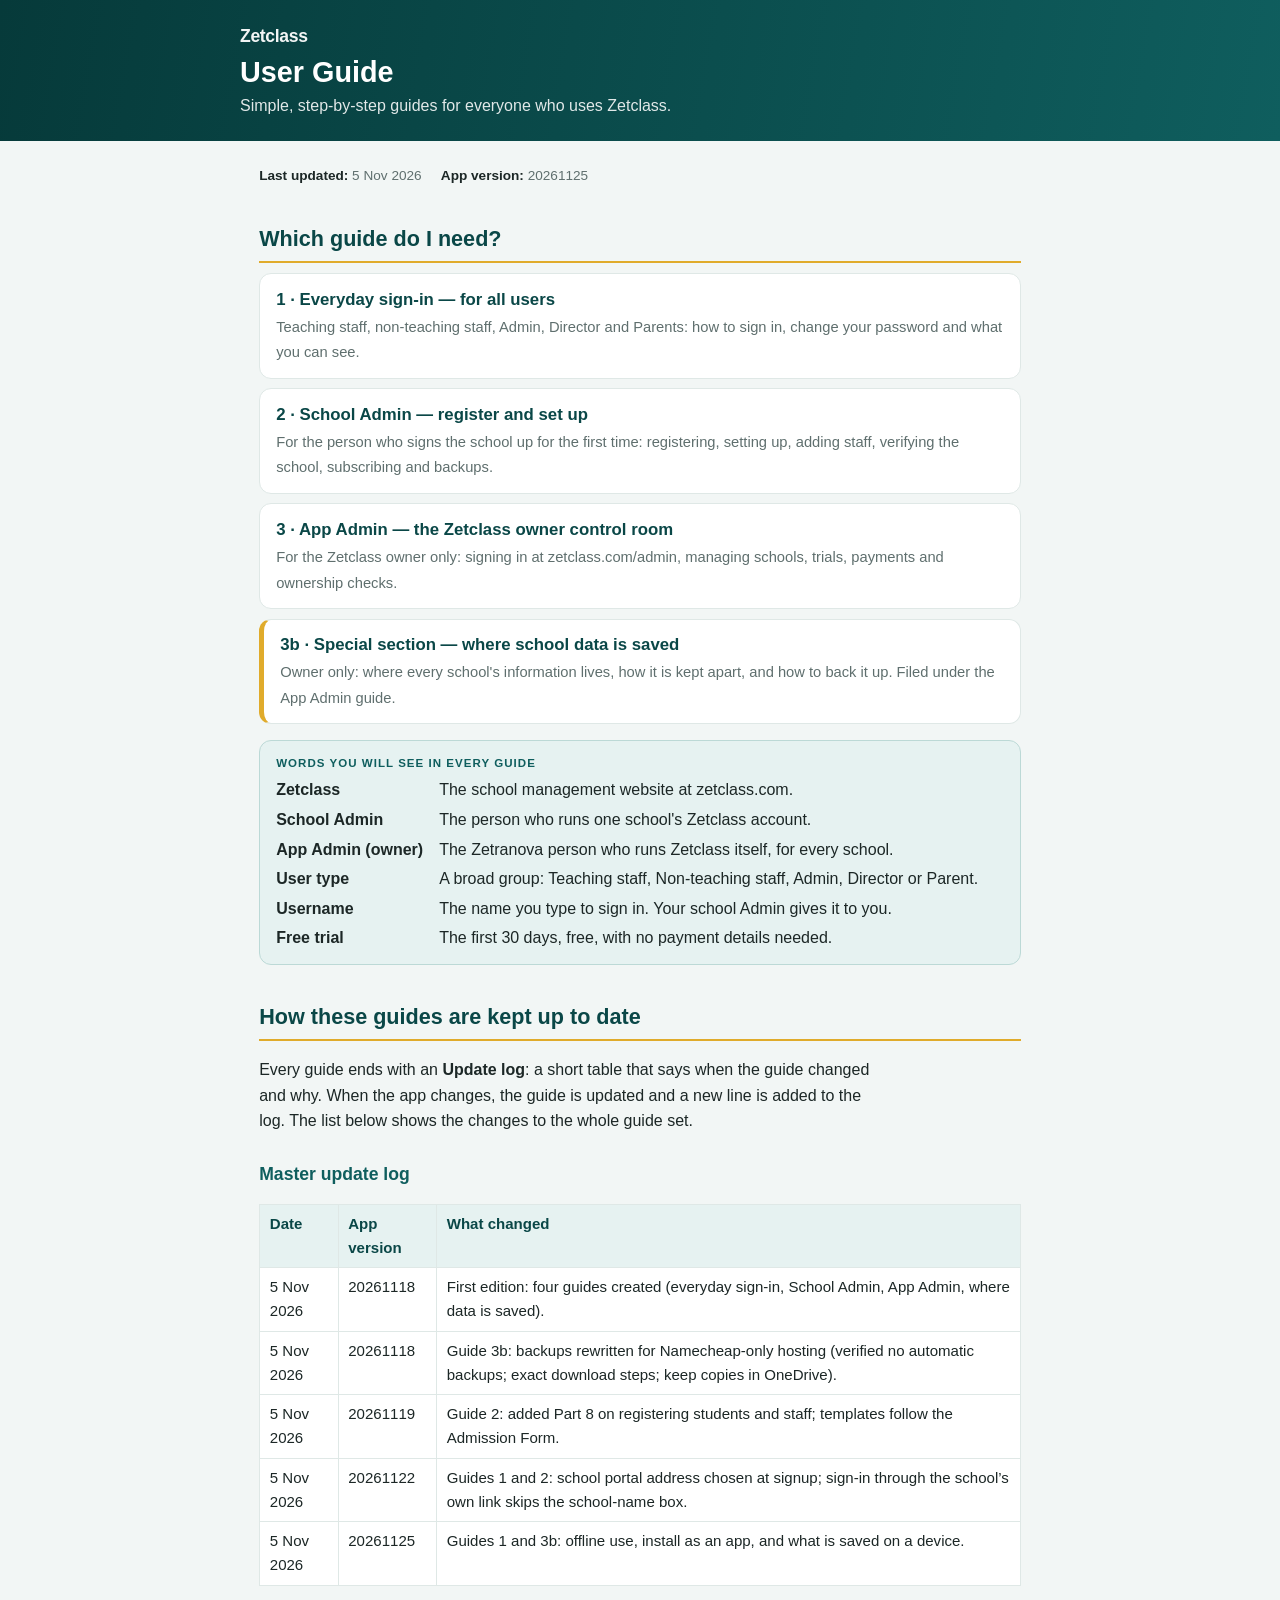
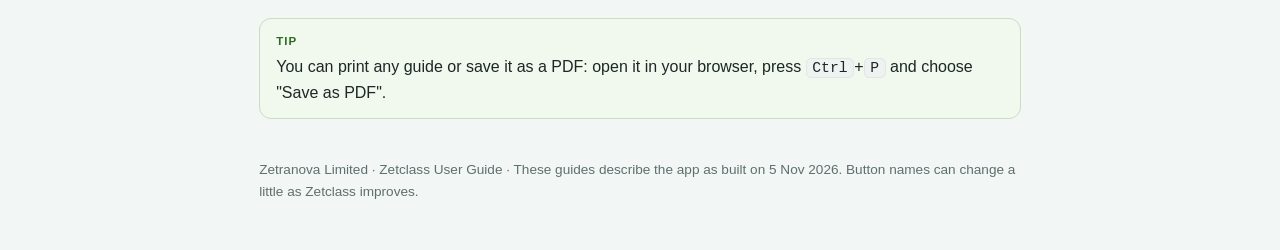
<file: User Guide/00 Start Here.html>
<!doctype html>
<html lang="en"><head><meta charset="utf-8"><meta name="viewport" content="width=device-width,initial-scale=1">
<title>Zetclass User Guide — Start Here</title><link rel="stylesheet" href="guide.css"></head>
<body>
<div class="top"><div class="in"><div class="brand">Zetclass</div><h1>User Guide</h1><p>Simple, step-by-step guides for everyone who uses Zetclass.</p></div></div>
<div class="page">

<p class="meta"><span><b>Last updated:</b> 5 Nov 2026</span><span><b>App version:</b> 20261125</span></p>

<h2>Which guide do I need?</h2>
<a class="card-link" href="01 Everyday Sign-In (All Users).html"><b>1 · Everyday sign-in — for all users</b><span>Teaching staff, non-teaching staff, Admin, Director and Parents: how to sign in, change your password and what you can see.</span></a>
<a class="card-link" href="02 School Admin - Register and Set Up.html"><b>2 · School Admin — register and set up</b><span>For the person who signs the school up for the first time: registering, setting up, adding staff, verifying the school, subscribing and backups.</span></a>
<a class="card-link" href="03 App Admin (Owner)/03 App Admin - Owner Control Room.html"><b>3 · App Admin — the Zetclass owner control room</b><span>For the Zetclass owner only: signing in at zetclass.com/admin, managing schools, trials, payments and ownership checks.</span></a>
<a class="card-link special" href="03 App Admin (Owner)/03b SPECIAL - Where School Data Is Saved.html"><b>3b · Special section — where school data is saved</b><span>Owner only: where every school's information lives, how it is kept apart, and how to back it up. Filed under the App Admin guide.</span></a>

<div class="box glossary"><span class="label">Words you will see in every guide</span>
<dl>
<dt>Zetclass</dt><dd>The school management website at zetclass.com.</dd>
<dt>School Admin</dt><dd>The person who runs one school's Zetclass account.</dd>
<dt>App Admin (owner)</dt><dd>The Zetranova person who runs Zetclass itself, for every school.</dd>
<dt>User type</dt><dd>A broad group: Teaching staff, Non-teaching staff, Admin, Director or Parent.</dd>
<dt>Username</dt><dd>The name you type to sign in. Your school Admin gives it to you.</dd>
<dt>Free trial</dt><dd>The first 30 days, free, with no payment details needed.</dd>
</dl></div>

<h2>How these guides are kept up to date</h2>
<p>Every guide ends with an <b>Update log</b>: a short table that says when the guide changed and why. When the app changes, the guide is updated and a new line is added to the log. The list below shows the changes to the whole guide set.</p>

<h3>Master update log</h3>
<div class="wrap"><table>
<tr><th>Date</th><th>App version</th><th>What changed</th></tr>
<tr><td>5 Nov 2026</td><td>20261118</td><td>First edition: four guides created (everyday sign-in, School Admin, App Admin, where data is saved).</td></tr>
<tr><td>5 Nov 2026</td><td>20261118</td><td>Guide 3b: backups rewritten for Namecheap-only hosting (verified no automatic backups; exact download steps; keep copies in OneDrive).</td></tr>
<tr><td>5 Nov 2026</td><td>20261119</td><td>Guide 2: added Part 8 on registering students and staff; templates follow the Admission Form.</td></tr>
<tr><td>5 Nov 2026</td><td>20261122</td><td>Guides 1 and 2: school portal address chosen at signup; sign-in through the school’s own link skips the school-name box.</td></tr>
<tr><td>5 Nov 2026</td><td>20261125</td><td>Guides 1 and 3b: offline use, install as an app, and what is saved on a device.</td></tr>
</table></div>

<div class="box tip"><span class="label">Tip</span>You can print any guide or save it as a PDF: open it in your browser, press <span class="kbd">Ctrl</span>+<span class="kbd">P</span> and choose "Save as PDF".</div>

<footer>Zetranova Limited · Zetclass User Guide · These guides describe the app as built on 5 Nov 2026. Button names can change a little as Zetclass improves.</footer>
</div></body></html>
</file>
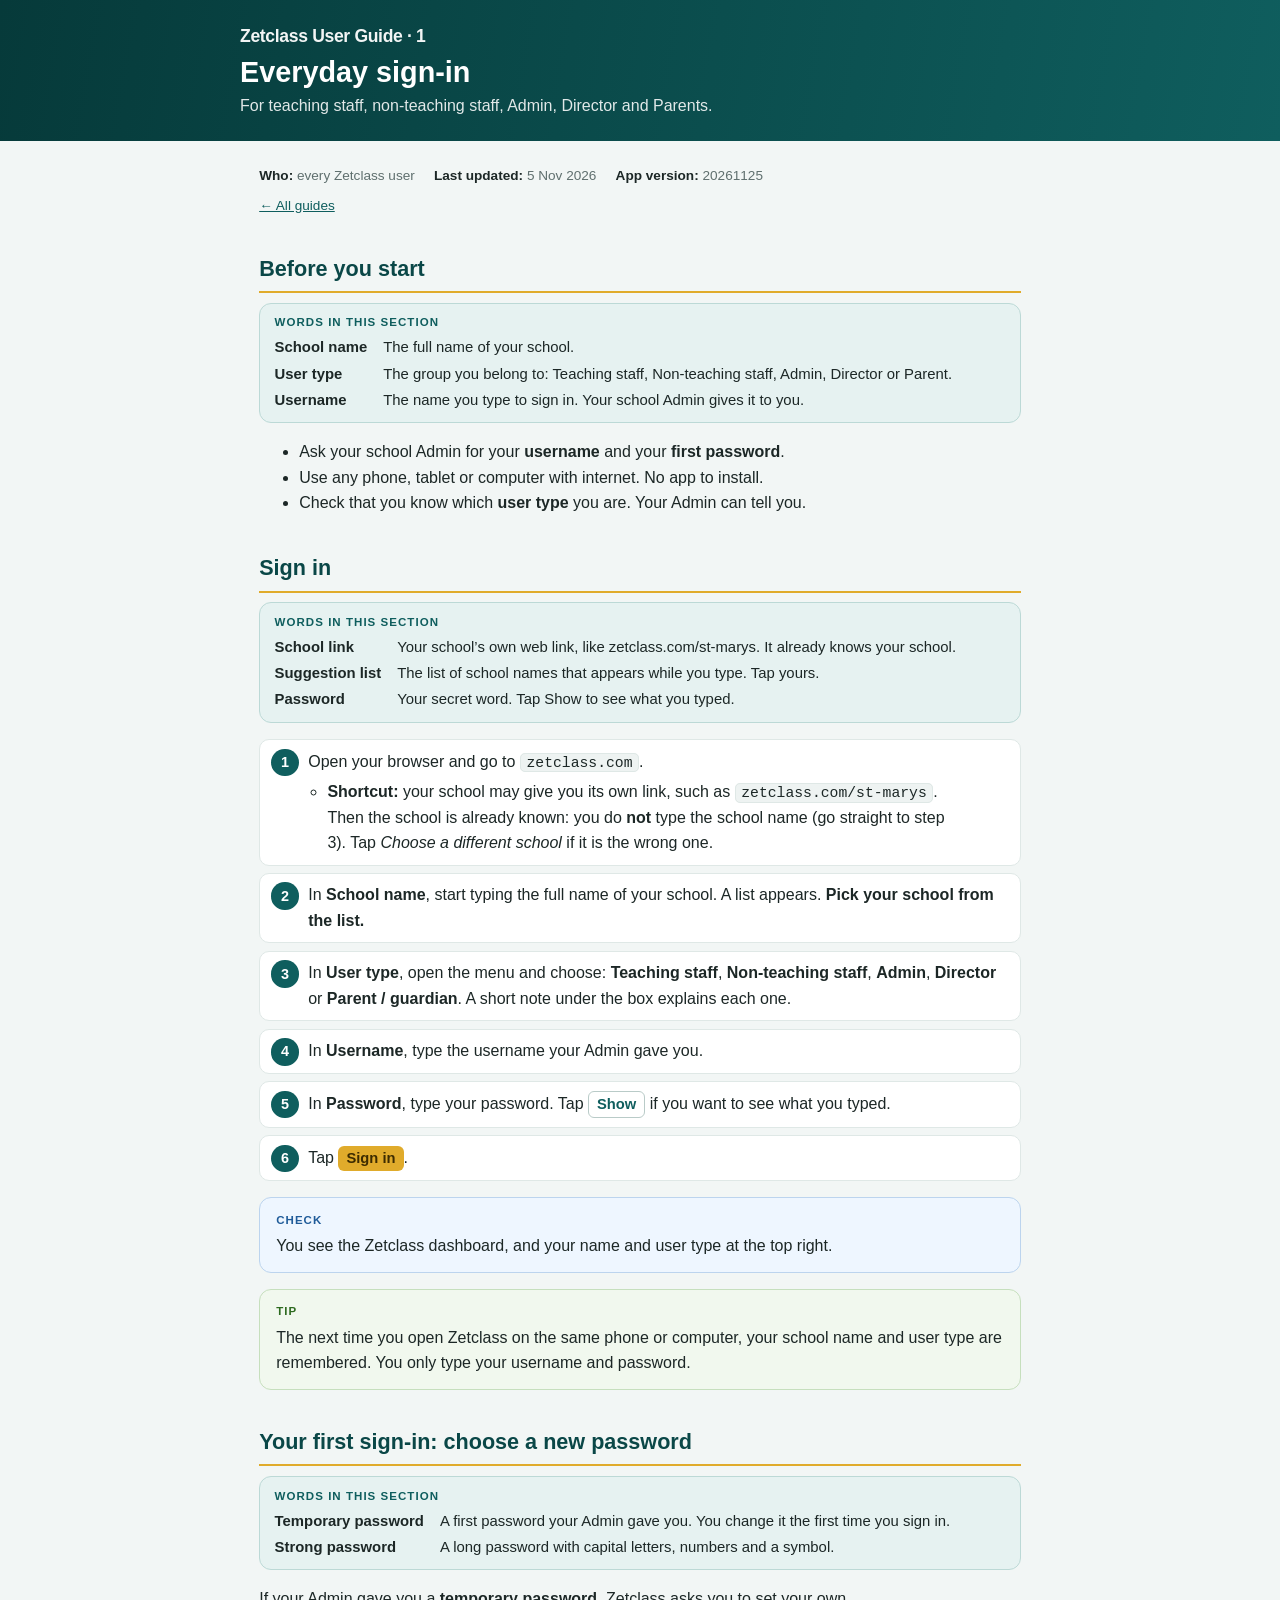
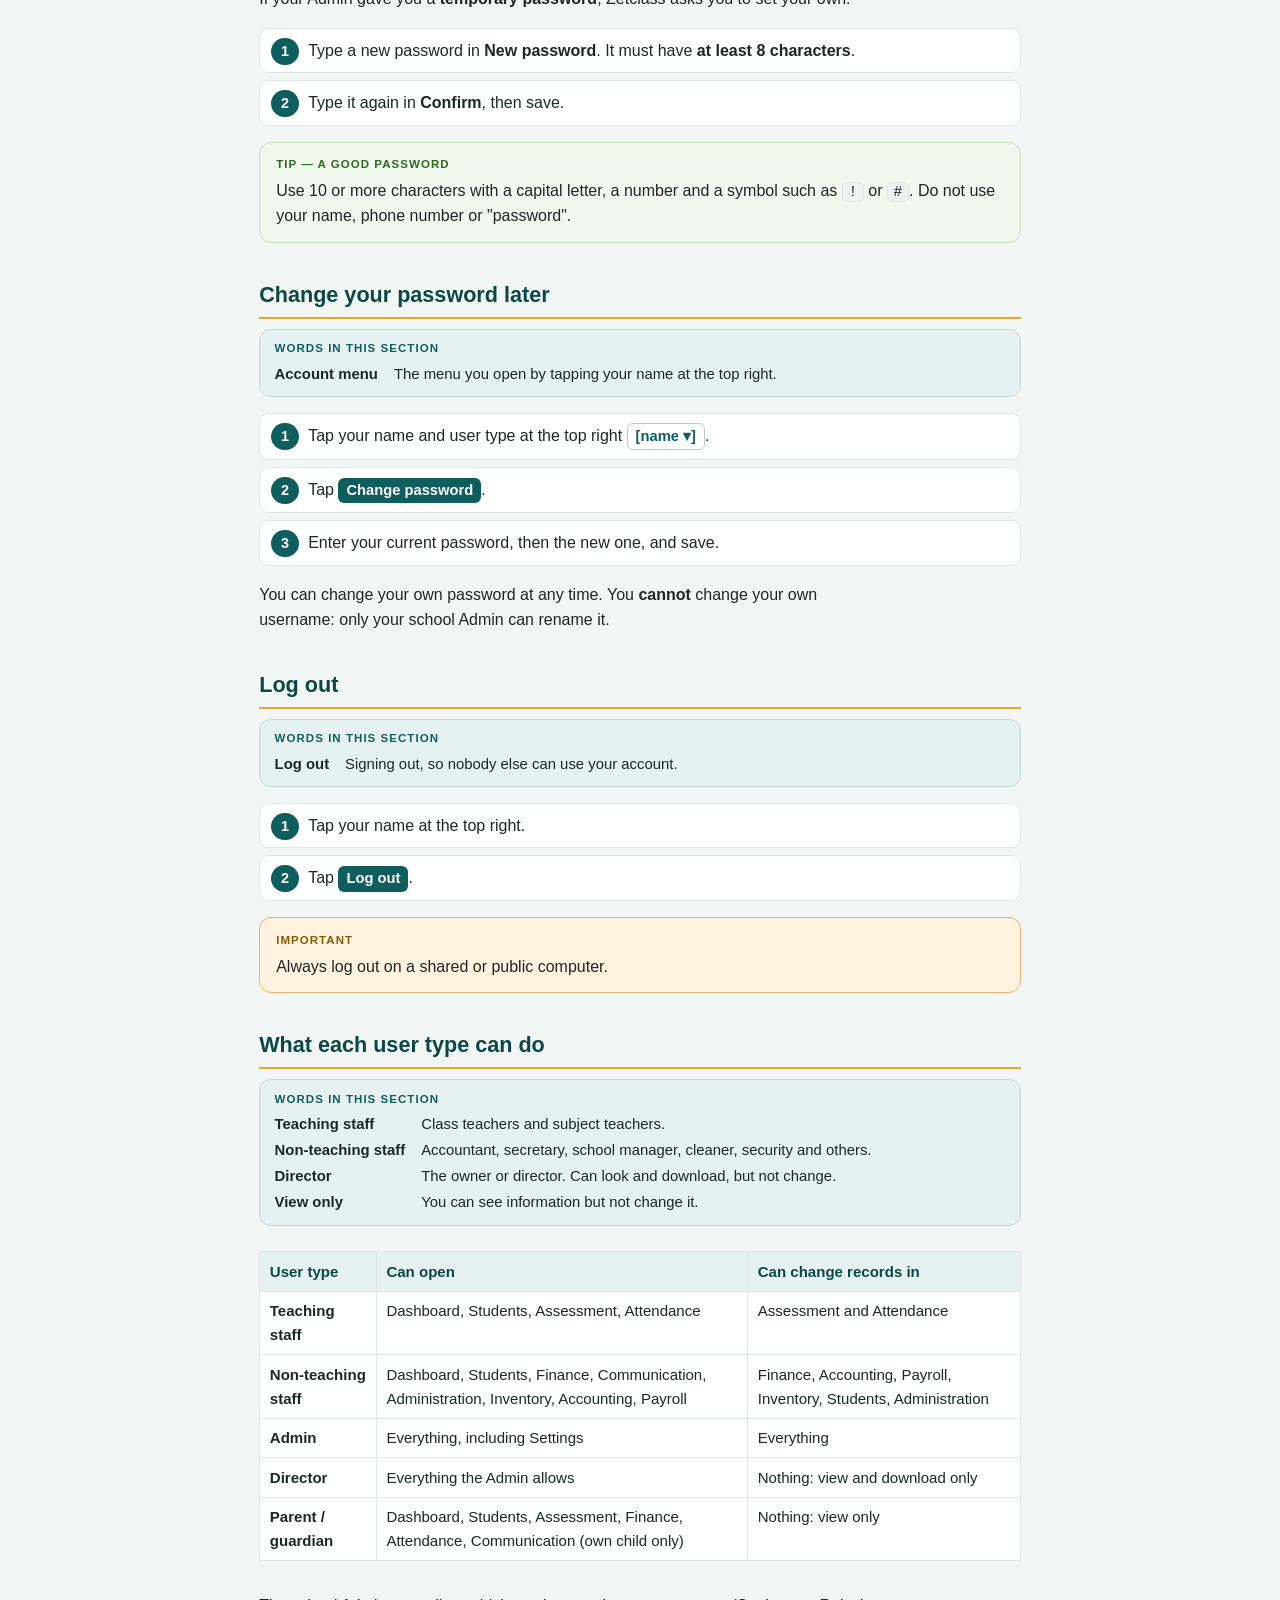
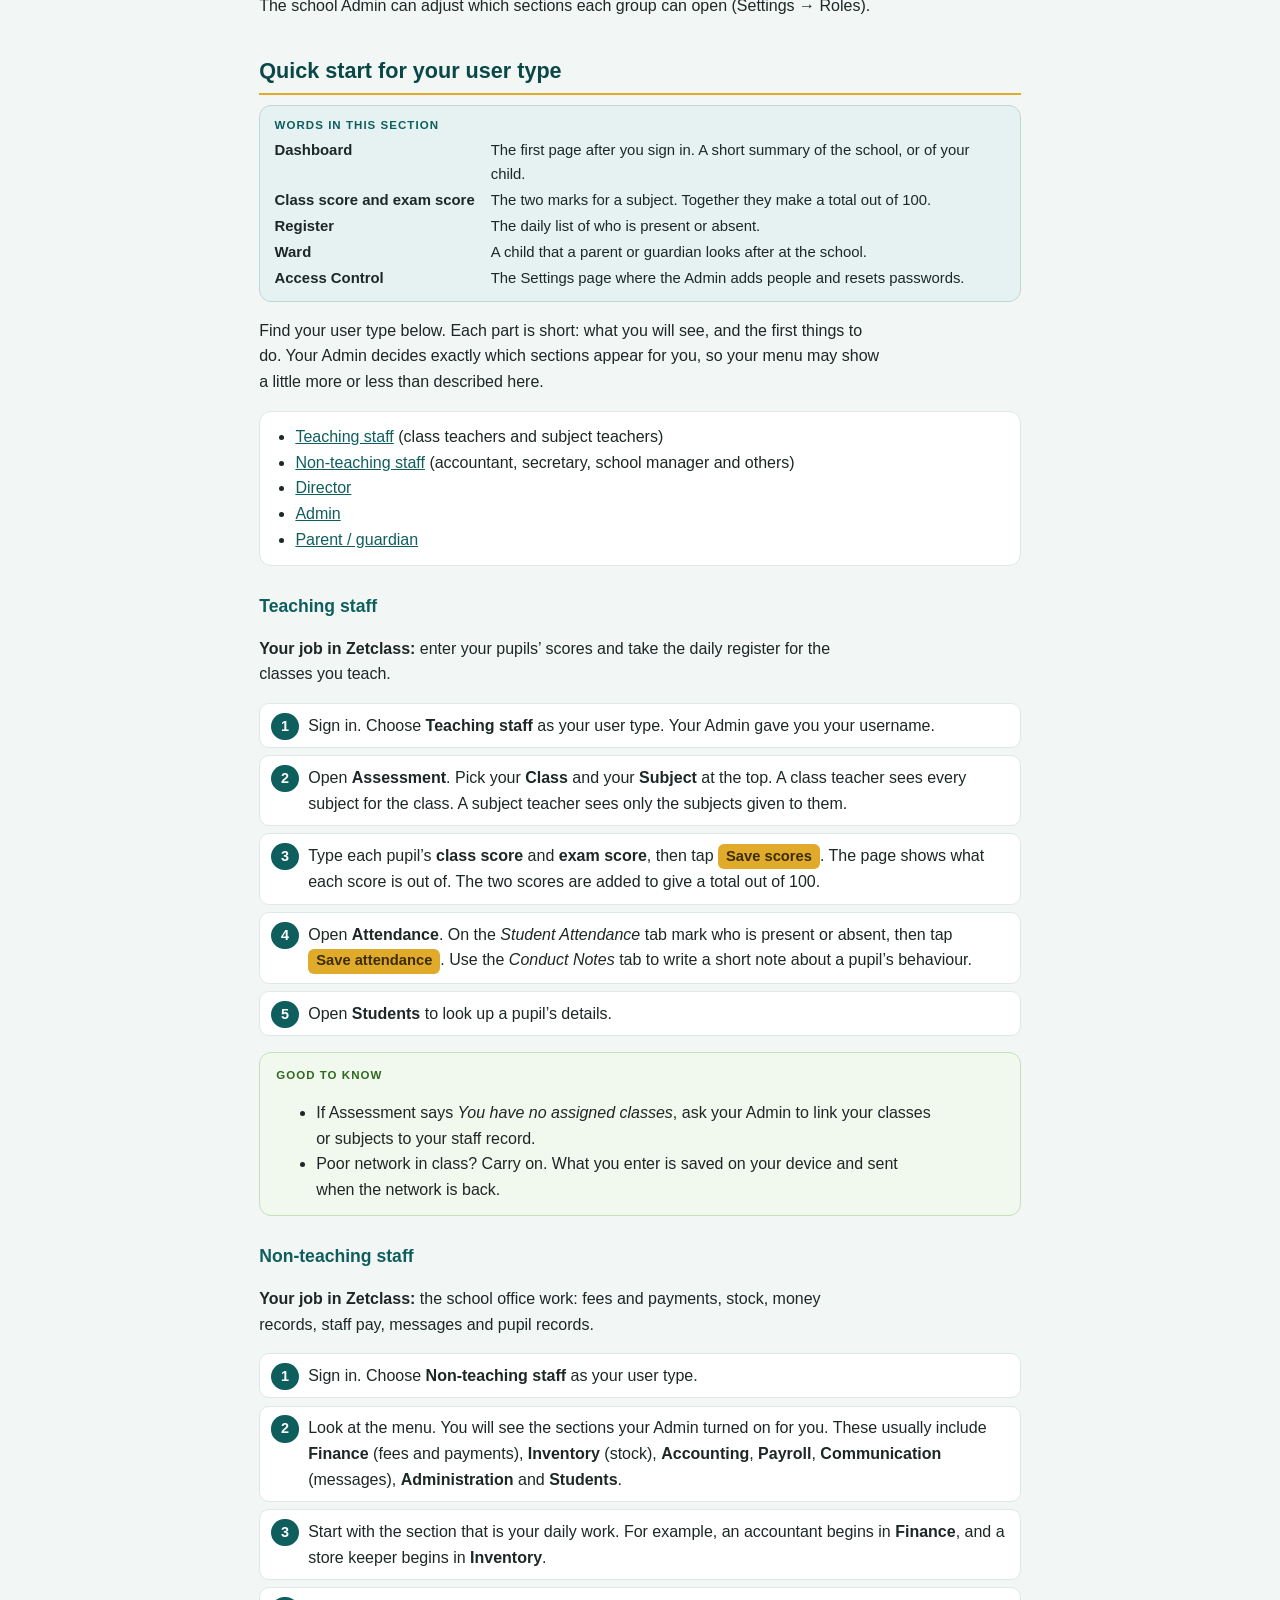
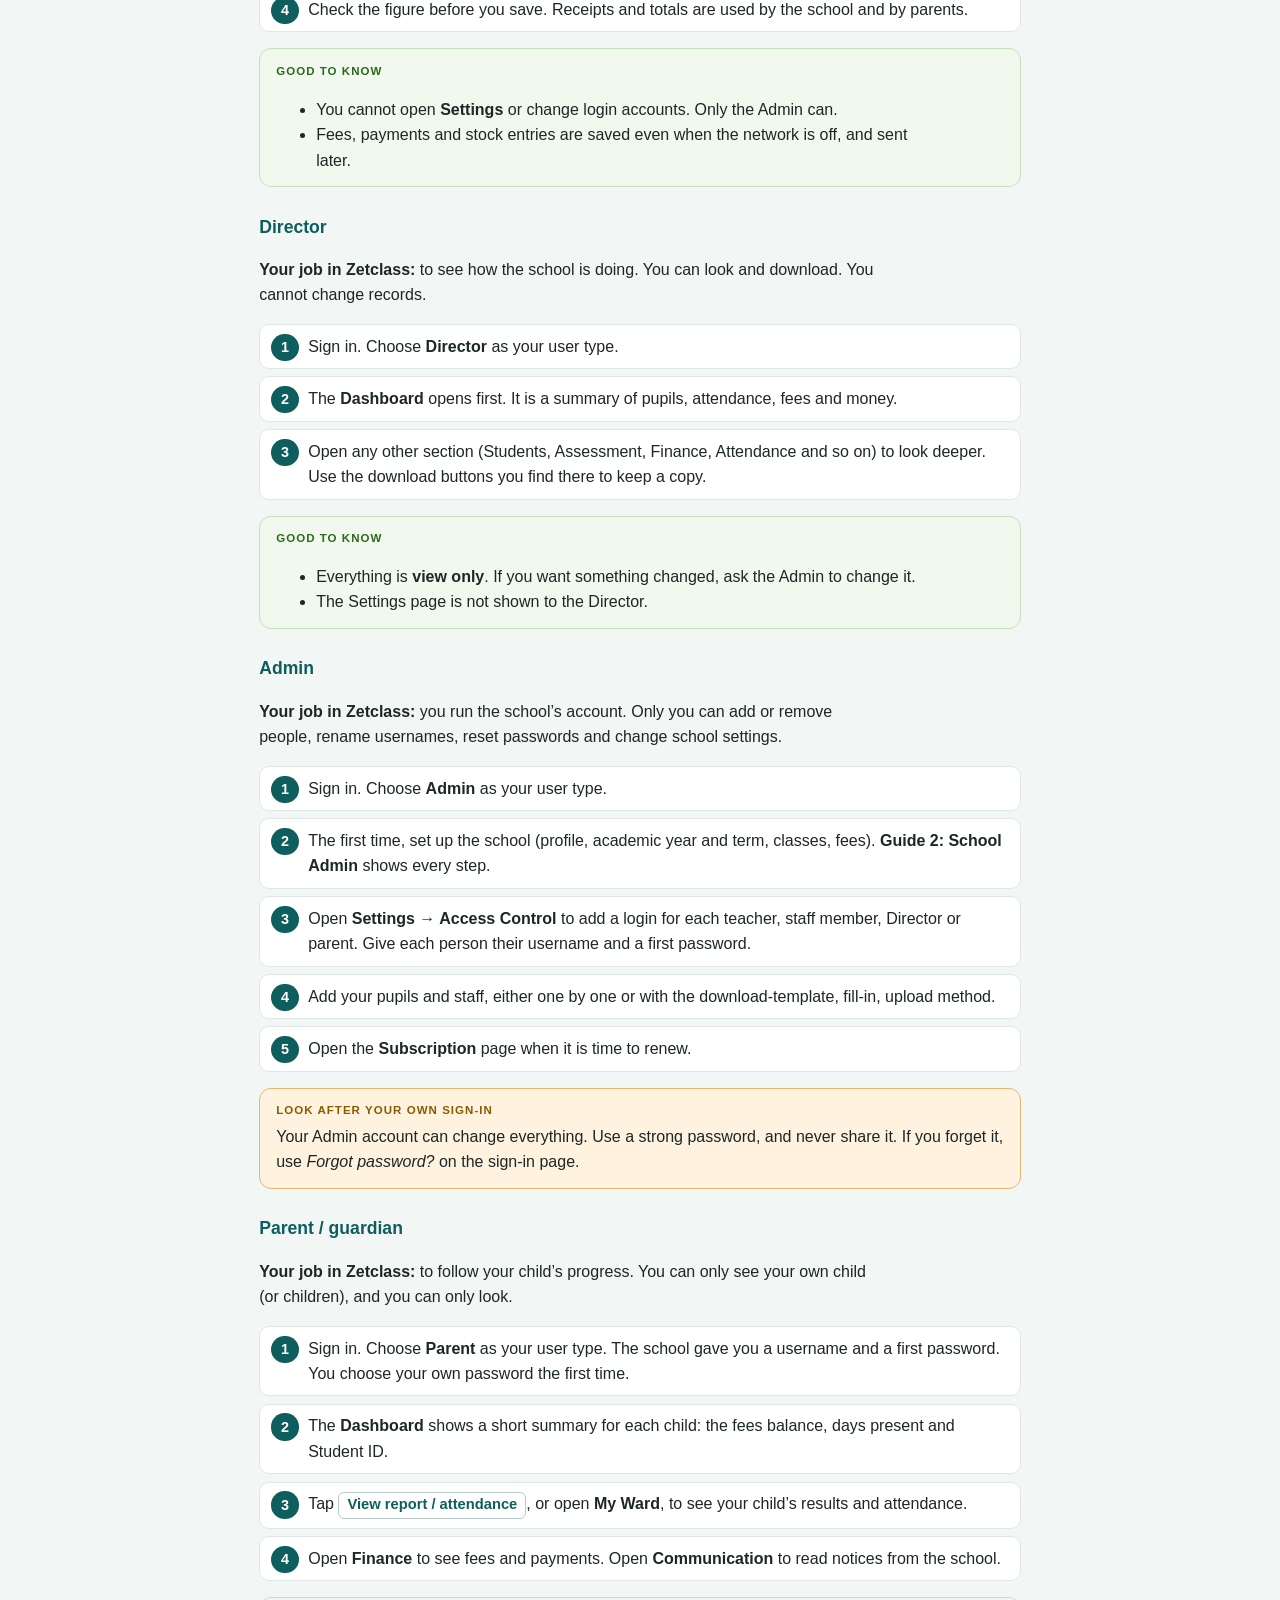
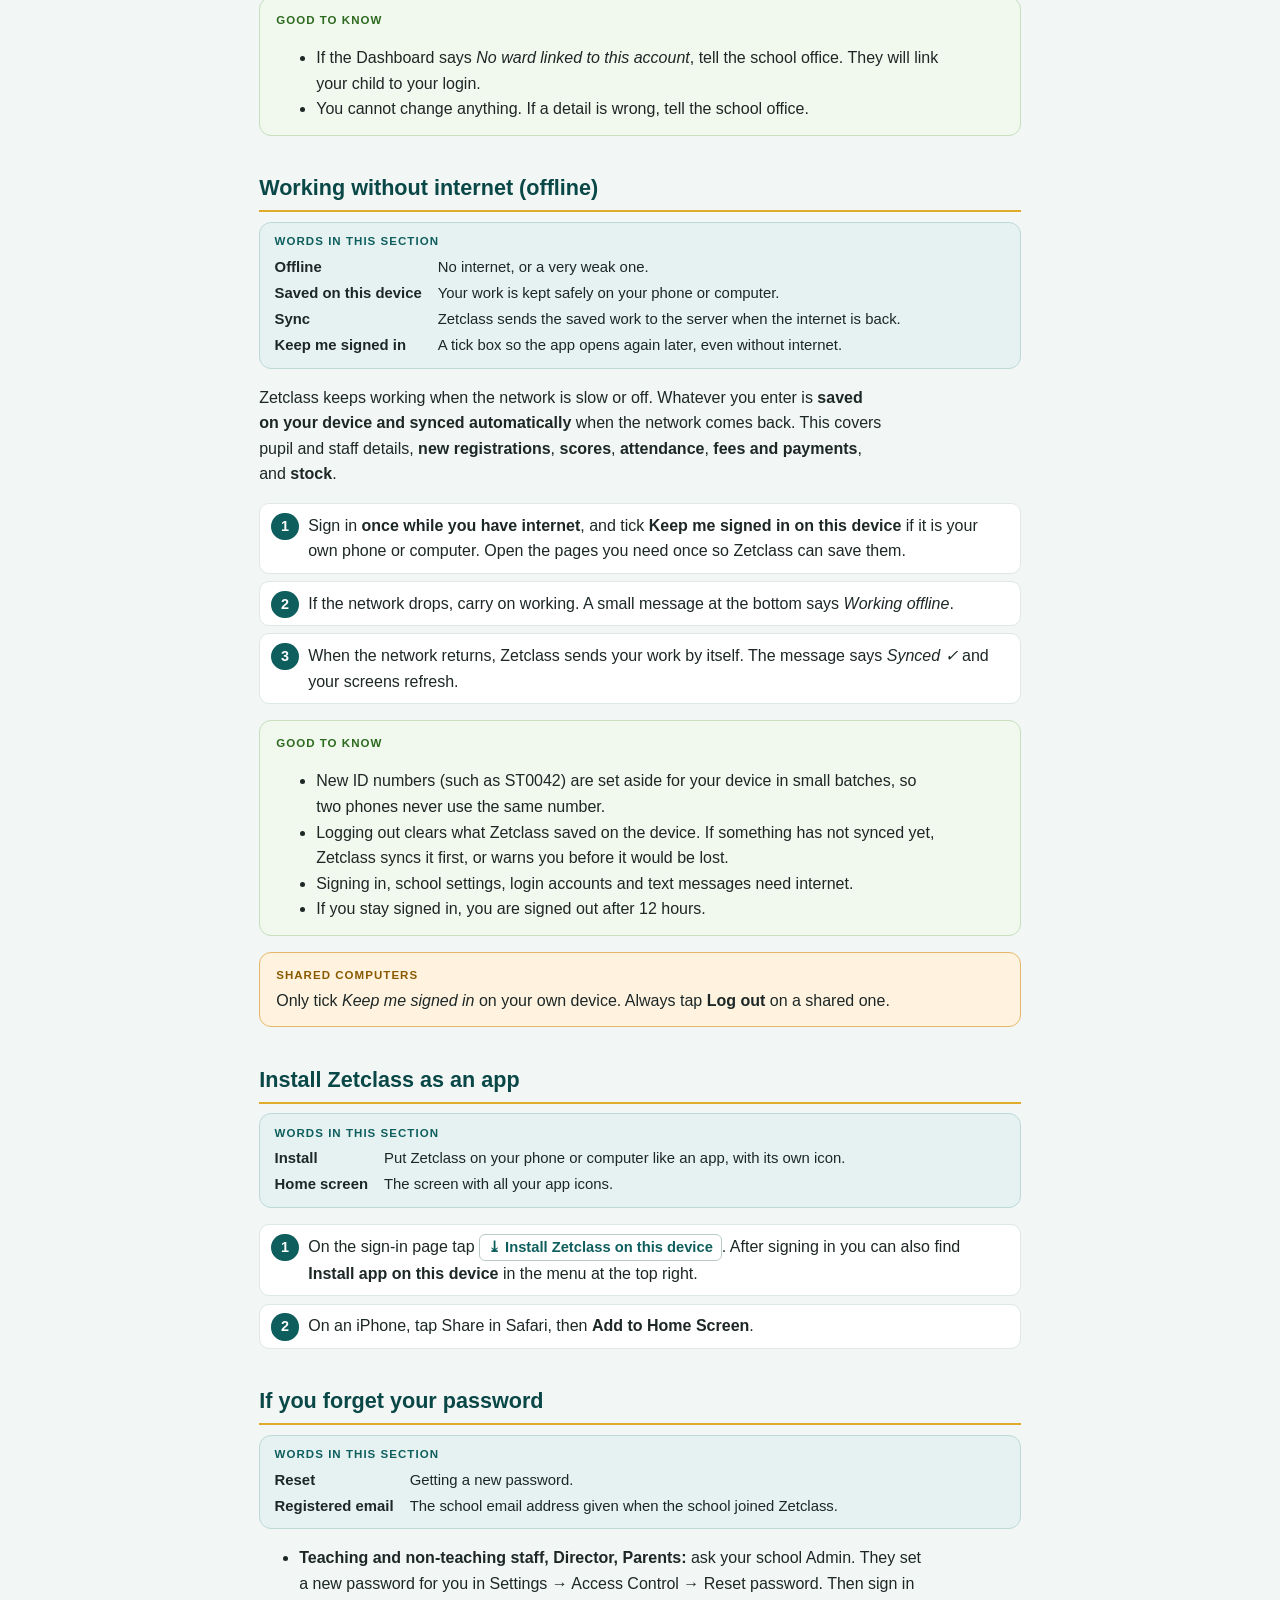
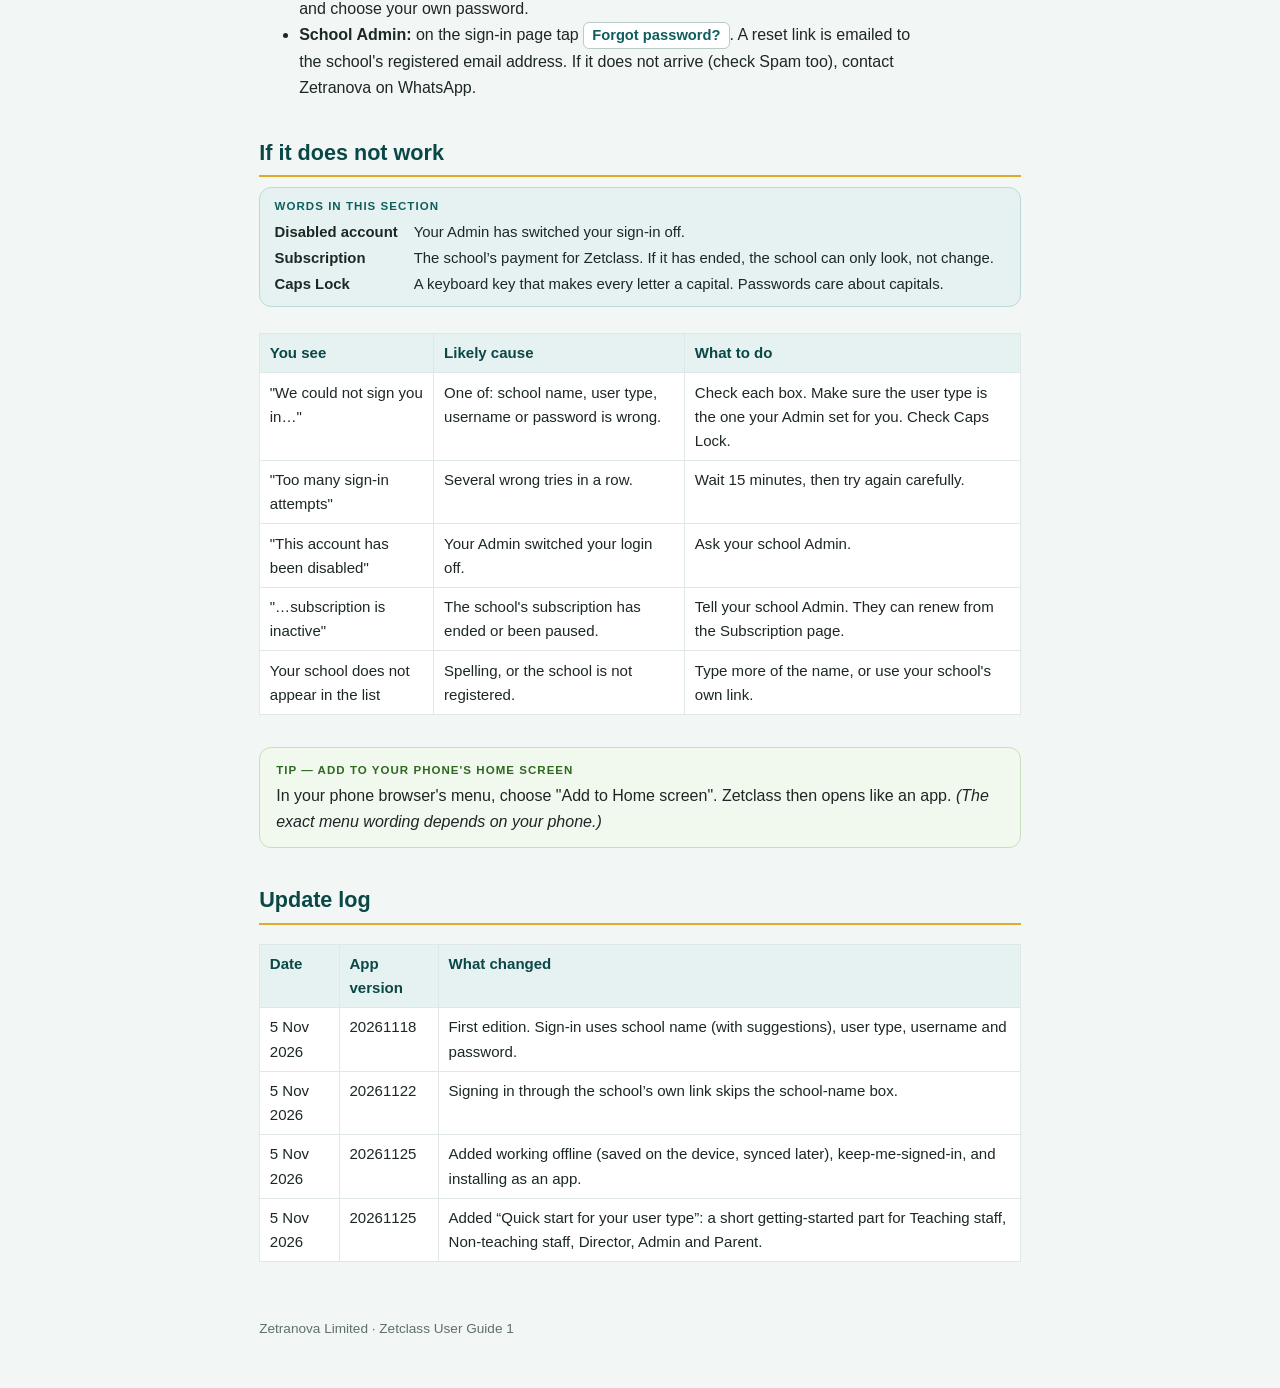
<file: User Guide/01 Everyday Sign-In (All Users).html>
<!doctype html>
<html lang="en"><head><meta charset="utf-8"><meta name="viewport" content="width=device-width,initial-scale=1">
<title>Guide 1 — Everyday Sign-In (All Users)</title><link rel="stylesheet" href="guide.css"></head>
<body>
<div class="top"><div class="in"><div class="brand">Zetclass User Guide · 1</div><h1>Everyday sign-in</h1><p>For teaching staff, non-teaching staff, Admin, Director and Parents.</p></div></div>
<div class="page">
<p class="meta"><span><b>Who:</b> every Zetclass user</span><span><b>Last updated:</b> 5 Nov 2026</span><span><b>App version:</b> 20261125</span><span><a href="00 Start Here.html">← All guides</a></span></p>

<h2>Before you start</h2>
<div class="box glossary sec"><span class="label">Words in this section</span><dl><dt>School name</dt><dd>The full name of your school.</dd><dt>User type</dt><dd>The group you belong to: Teaching staff, Non-teaching staff, Admin, Director or Parent.</dd><dt>Username</dt><dd>The name you type to sign in. Your school Admin gives it to you.</dd></dl></div>
<ul>
<li>Ask your school Admin for your <b>username</b> and your <b>first password</b>.</li>
<li>Use any phone, tablet or computer with internet. No app to install.</li>
<li>Check that you know which <b>user type</b> you are. Your Admin can tell you.</li>
</ul>

<h2>Sign in</h2>
<div class="box glossary sec"><span class="label">Words in this section</span><dl><dt>School link</dt><dd>Your school’s own web link, like zetclass.com/st-marys. It already knows your school.</dd><dt>Suggestion list</dt><dd>The list of school names that appears while you type. Tap yours.</dd><dt>Password</dt><dd>Your secret word. Tap Show to see what you typed.</dd></dl></div>
<ol class="steps">
<li>Open your browser and go to <code>zetclass.com</code>.<ul><li><b>Shortcut:</b> your school may give you its own link, such as <code>zetclass.com/st-marys</code>. Then the school is already known: you do <b>not</b> type the school name (go straight to step 3). Tap <i>Choose a different school</i> if it is the wrong one.</li></ul></li>
<li>In <b>School name</b>, start typing the full name of your school. A list appears. <b>Pick your school from the list.</b></li>
<li>In <b>User type</b>, open the menu and choose: <b>Teaching staff</b>, <b>Non-teaching staff</b>, <b>Admin</b>, <b>Director</b> or <b>Parent / guardian</b>. A short note under the box explains each one.</li>
<li>In <b>Username</b>, type the username your Admin gave you.</li>
<li>In <b>Password</b>, type your password. Tap <span class="btn ghost">Show</span> if you want to see what you typed.</li>
<li>Tap <span class="btn gold">Sign in</span>.</li>
</ol>
<div class="box check"><span class="label">Check</span>You see the Zetclass dashboard, and your name and user type at the top right.</div>

<div class="box tip"><span class="label">Tip</span>The next time you open Zetclass on the same phone or computer, your school name and user type are remembered. You only type your username and password.</div>

<h2>Your first sign-in: choose a new password</h2>
<div class="box glossary sec"><span class="label">Words in this section</span><dl><dt>Temporary password</dt><dd>A first password your Admin gave you. You change it the first time you sign in.</dd><dt>Strong password</dt><dd>A long password with capital letters, numbers and a symbol.</dd></dl></div>
<p>If your Admin gave you a <b>temporary password</b>, Zetclass asks you to set your own.</p>
<ol class="steps">
<li>Type a new password in <b>New password</b>. It must have <b>at least 8 characters</b>.</li>
<li>Type it again in <b>Confirm</b>, then save.</li>
</ol>
<div class="box tip"><span class="label">Tip — a good password</span>Use 10 or more characters with a capital letter, a number and a symbol such as <code>!</code> or <code>#</code>. Do not use your name, phone number or "password".</div>

<h2>Change your password later</h2>
<div class="box glossary sec"><span class="label">Words in this section</span><dl><dt>Account menu</dt><dd>The menu you open by tapping your name at the top right.</dd></dl></div>
<ol class="steps">
<li>Tap your name and user type at the top right <span class="btn ghost">[name ▾]</span>.</li>
<li>Tap <span class="btn">Change password</span>.</li>
<li>Enter your current password, then the new one, and save.</li>
</ol>
<p>You can change your own password at any time. You <b>cannot</b> change your own username: only your school Admin can rename it.</p>

<h2>Log out</h2>
<div class="box glossary sec"><span class="label">Words in this section</span><dl><dt>Log out</dt><dd>Signing out, so nobody else can use your account.</dd></dl></div>
<ol class="steps">
<li>Tap your name at the top right.</li>
<li>Tap <span class="btn">Log out</span>.</li>
</ol>
<div class="box warn"><span class="label">Important</span>Always log out on a shared or public computer.</div>

<h2>What each user type can do</h2>
<div class="box glossary sec"><span class="label">Words in this section</span><dl><dt>Teaching staff</dt><dd>Class teachers and subject teachers.</dd><dt>Non-teaching staff</dt><dd>Accountant, secretary, school manager, cleaner, security and others.</dd><dt>Director</dt><dd>The owner or director. Can look and download, but not change.</dd><dt>View only</dt><dd>You can see information but not change it.</dd></dl></div>
<div class="wrap"><table>
<tr><th>User type</th><th>Can open</th><th>Can change records in</th></tr>
<tr><td><b>Teaching staff</b></td><td>Dashboard, Students, Assessment, Attendance</td><td>Assessment and Attendance</td></tr>
<tr><td><b>Non-teaching staff</b></td><td>Dashboard, Students, Finance, Communication, Administration, Inventory, Accounting, Payroll</td><td>Finance, Accounting, Payroll, Inventory, Students, Administration</td></tr>
<tr><td><b>Admin</b></td><td>Everything, including Settings</td><td>Everything</td></tr>
<tr><td><b>Director</b></td><td>Everything the Admin allows</td><td>Nothing: view and download only</td></tr>
<tr><td><b>Parent / guardian</b></td><td>Dashboard, Students, Assessment, Finance, Attendance, Communication (own child only)</td><td>Nothing: view only</td></tr>
</table></div>
<p>The school Admin can adjust which sections each group can open (Settings → Roles).</p>

<h2>Quick start for your user type</h2>
<div class="box glossary sec"><span class="label">Words in this section</span><dl><dt>Dashboard</dt><dd>The first page after you sign in. A short summary of the school, or of your child.</dd><dt>Class score and exam score</dt><dd>The two marks for a subject. Together they make a total out of 100.</dd><dt>Register</dt><dd>The daily list of who is present or absent.</dd><dt>Ward</dt><dd>A child that a parent or guardian looks after at the school.</dd><dt>Access Control</dt><dd>The Settings page where the Admin adds people and resets passwords.</dd></dl></div>
<p>Find your user type below. Each part is short: what you will see, and the first things to do. Your Admin decides exactly which sections appear for you, so your menu may show a little more or less than described here.</p>
<div class="toc"><ul>
<li><a href="#qs-teaching">Teaching staff</a> (class teachers and subject teachers)</li>
<li><a href="#qs-nonteaching">Non-teaching staff</a> (accountant, secretary, school manager and others)</li>
<li><a href="#qs-director">Director</a></li>
<li><a href="#qs-admin">Admin</a></li>
<li><a href="#qs-parent">Parent / guardian</a></li>
</ul></div>

<h3 id="qs-teaching">Teaching staff</h3>
<p><b>Your job in Zetclass:</b> enter your pupils’ scores and take the daily register for the classes you teach.</p>
<ol class="steps">
<li>Sign in. Choose <b>Teaching staff</b> as your user type. Your Admin gave you your username.</li>
<li>Open <b>Assessment</b>. Pick your <b>Class</b> and your <b>Subject</b> at the top. A class teacher sees every subject for the class. A subject teacher sees only the subjects given to them.</li>
<li>Type each pupil’s <b>class score</b> and <b>exam score</b>, then tap <span class="btn gold">Save scores</span>. The page shows what each score is out of. The two scores are added to give a total out of 100.</li>
<li>Open <b>Attendance</b>. On the <i>Student Attendance</i> tab mark who is present or absent, then tap <span class="btn gold">Save attendance</span>. Use the <i>Conduct Notes</i> tab to write a short note about a pupil’s behaviour.</li>
<li>Open <b>Students</b> to look up a pupil’s details.</li>
</ol>
<div class="box tip"><span class="label">Good to know</span><ul><li>If Assessment says <i>You have no assigned classes</i>, ask your Admin to link your classes or subjects to your staff record.</li><li>Poor network in class? Carry on. What you enter is saved on your device and sent when the network is back.</li></ul></div>

<h3 id="qs-nonteaching">Non-teaching staff</h3>
<p><b>Your job in Zetclass:</b> the school office work: fees and payments, stock, money records, staff pay, messages and pupil records.</p>
<ol class="steps">
<li>Sign in. Choose <b>Non-teaching staff</b> as your user type.</li>
<li>Look at the menu. You will see the sections your Admin turned on for you. These usually include <b>Finance</b> (fees and payments), <b>Inventory</b> (stock), <b>Accounting</b>, <b>Payroll</b>, <b>Communication</b> (messages), <b>Administration</b> and <b>Students</b>.</li>
<li>Start with the section that is your daily work. For example, an accountant begins in <b>Finance</b>, and a store keeper begins in <b>Inventory</b>.</li>
<li>Check the figure before you save. Receipts and totals are used by the school and by parents.</li>
</ol>
<div class="box tip"><span class="label">Good to know</span><ul><li>You cannot open <b>Settings</b> or change login accounts. Only the Admin can.</li><li>Fees, payments and stock entries are saved even when the network is off, and sent later.</li></ul></div>

<h3 id="qs-director">Director</h3>
<p><b>Your job in Zetclass:</b> to see how the school is doing. You can look and download. You cannot change records.</p>
<ol class="steps">
<li>Sign in. Choose <b>Director</b> as your user type.</li>
<li>The <b>Dashboard</b> opens first. It is a summary of pupils, attendance, fees and money.</li>
<li>Open any other section (Students, Assessment, Finance, Attendance and so on) to look deeper. Use the download buttons you find there to keep a copy.</li>
</ol>
<div class="box tip"><span class="label">Good to know</span><ul><li>Everything is <b>view only</b>. If you want something changed, ask the Admin to change it.</li><li>The Settings page is not shown to the Director.</li></ul></div>

<h3 id="qs-admin">Admin</h3>
<p><b>Your job in Zetclass:</b> you run the school’s account. Only you can add or remove people, rename usernames, reset passwords and change school settings.</p>
<ol class="steps">
<li>Sign in. Choose <b>Admin</b> as your user type.</li>
<li>The first time, set up the school (profile, academic year and term, classes, fees). <b>Guide 2: School Admin</b> shows every step.</li>
<li>Open <b>Settings → Access Control</b> to add a login for each teacher, staff member, Director or parent. Give each person their username and a first password.</li>
<li>Add your pupils and staff, either one by one or with the download-template, fill-in, upload method.</li>
<li>Open the <b>Subscription</b> page when it is time to renew.</li>
</ol>
<div class="box warn"><span class="label">Look after your own sign-in</span>Your Admin account can change everything. Use a strong password, and never share it. If you forget it, use <i>Forgot password?</i> on the sign-in page.</div>

<h3 id="qs-parent">Parent / guardian</h3>
<p><b>Your job in Zetclass:</b> to follow your child’s progress. You can only see your own child (or children), and you can only look.</p>
<ol class="steps">
<li>Sign in. Choose <b>Parent</b> as your user type. The school gave you a username and a first password. You choose your own password the first time.</li>
<li>The <b>Dashboard</b> shows a short summary for each child: the fees balance, days present and Student ID.</li>
<li>Tap <span class="btn ghost">View report / attendance</span>, or open <b>My Ward</b>, to see your child’s results and attendance.</li>
<li>Open <b>Finance</b> to see fees and payments. Open <b>Communication</b> to read notices from the school.</li>
</ol>
<div class="box tip"><span class="label">Good to know</span><ul><li>If the Dashboard says <i>No ward linked to this account</i>, tell the school office. They will link your child to your login.</li><li>You cannot change anything. If a detail is wrong, tell the school office.</li></ul></div>


<h2>Working without internet (offline)</h2>
<div class="box glossary sec"><span class="label">Words in this section</span><dl><dt>Offline</dt><dd>No internet, or a very weak one.</dd><dt>Saved on this device</dt><dd>Your work is kept safely on your phone or computer.</dd><dt>Sync</dt><dd>Zetclass sends the saved work to the server when the internet is back.</dd><dt>Keep me signed in</dt><dd>A tick box so the app opens again later, even without internet.</dd></dl></div>
<p>Zetclass keeps working when the network is slow or off. Whatever you enter is <b>saved on your device and synced automatically</b> when the network comes back. This covers pupil and staff details, <b>new registrations</b>, <b>scores</b>, <b>attendance</b>, <b>fees and payments</b>, and <b>stock</b>.</p>
<ol class="steps">
<li>Sign in <b>once while you have internet</b>, and tick <b>Keep me signed in on this device</b> if it is your own phone or computer. Open the pages you need once so Zetclass can save them.</li>
<li>If the network drops, carry on working. A small message at the bottom says <i>Working offline</i>.</li>
<li>When the network returns, Zetclass sends your work by itself. The message says <i>Synced ✓</i> and your screens refresh.</li>
</ol>
<div class="box tip"><span class="label">Good to know</span><ul><li>New ID numbers (such as ST0042) are set aside for your device in small batches, so two phones never use the same number.</li><li>Logging out clears what Zetclass saved on the device. If something has not synced yet, Zetclass syncs it first, or warns you before it would be lost.</li><li>Signing in, school settings, login accounts and text messages need internet.</li><li>If you stay signed in, you are signed out after 12 hours.</li></ul></div>
<div class="box warn"><span class="label">Shared computers</span>Only tick <i>Keep me signed in</i> on your own device. Always tap <b>Log out</b> on a shared one.</div>

<h2>Install Zetclass as an app</h2>
<div class="box glossary sec"><span class="label">Words in this section</span><dl><dt>Install</dt><dd>Put Zetclass on your phone or computer like an app, with its own icon.</dd><dt>Home screen</dt><dd>The screen with all your app icons.</dd></dl></div>
<ol class="steps">
<li>On the sign-in page tap <span class="btn ghost">⤓ Install Zetclass on this device</span>. After signing in you can also find <b>Install app on this device</b> in the menu at the top right.</li>
<li>On an iPhone, tap Share in Safari, then <b>Add to Home Screen</b>.</li>
</ol>

<h2>If you forget your password</h2>
<div class="box glossary sec"><span class="label">Words in this section</span><dl><dt>Reset</dt><dd>Getting a new password.</dd><dt>Registered email</dt><dd>The school email address given when the school joined Zetclass.</dd></dl></div>
<ul>
<li><b>Teaching and non-teaching staff, Director, Parents:</b> ask your school Admin. They set a new password for you in Settings → Access Control → Reset password. Then sign in and choose your own password.</li>
<li><b>School Admin:</b> on the sign-in page tap <span class="btn ghost">Forgot password?</span>. A reset link is emailed to the school's registered email address. If it does not arrive (check Spam too), contact Zetranova on WhatsApp.</li>
</ul>

<h2>If it does not work</h2>
<div class="box glossary sec"><span class="label">Words in this section</span><dl><dt>Disabled account</dt><dd>Your Admin has switched your sign-in off.</dd><dt>Subscription</dt><dd>The school’s payment for Zetclass. If it has ended, the school can only look, not change.</dd><dt>Caps Lock</dt><dd>A keyboard key that makes every letter a capital. Passwords care about capitals.</dd></dl></div>
<div class="wrap"><table>
<tr><th>You see</th><th>Likely cause</th><th>What to do</th></tr>
<tr><td>"We could not sign you in…"</td><td>One of: school name, user type, username or password is wrong.</td><td>Check each box. Make sure the user type is the one your Admin set for you. Check Caps Lock.</td></tr>
<tr><td>"Too many sign-in attempts"</td><td>Several wrong tries in a row.</td><td>Wait 15 minutes, then try again carefully.</td></tr>
<tr><td>"This account has been disabled"</td><td>Your Admin switched your login off.</td><td>Ask your school Admin.</td></tr>
<tr><td>"…subscription is inactive"</td><td>The school's subscription has ended or been paused.</td><td>Tell your school Admin. They can renew from the Subscription page.</td></tr>
<tr><td>Your school does not appear in the list</td><td>Spelling, or the school is not registered.</td><td>Type more of the name, or use your school's own link.</td></tr>
</table></div>

<div class="box tip"><span class="label">Tip — add to your phone's home screen</span>In your phone browser's menu, choose "Add to Home screen". Zetclass then opens like an app. <i>(The exact menu wording depends on your phone.)</i></div>

<h2>Update log</h2>
<div class="wrap"><table>
<tr><th>Date</th><th>App version</th><th>What changed</th></tr>
<tr><td>5 Nov 2026</td><td>20261118</td><td>First edition. Sign-in uses school name (with suggestions), user type, username and password.</td></tr>
<tr><td>5 Nov 2026</td><td>20261122</td><td>Signing in through the school’s own link skips the school-name box.</td></tr>
<tr><td>5 Nov 2026</td><td>20261125</td><td>Added working offline (saved on the device, synced later), keep-me-signed-in, and installing as an app.</td></tr>
<tr><td>5 Nov 2026</td><td>20261125</td><td>Added “Quick start for your user type”: a short getting-started part for Teaching staff, Non-teaching staff, Director, Admin and Parent.</td></tr>
</table></div>
<footer>Zetranova Limited · Zetclass User Guide 1</footer>
</div></body></html>
</file>
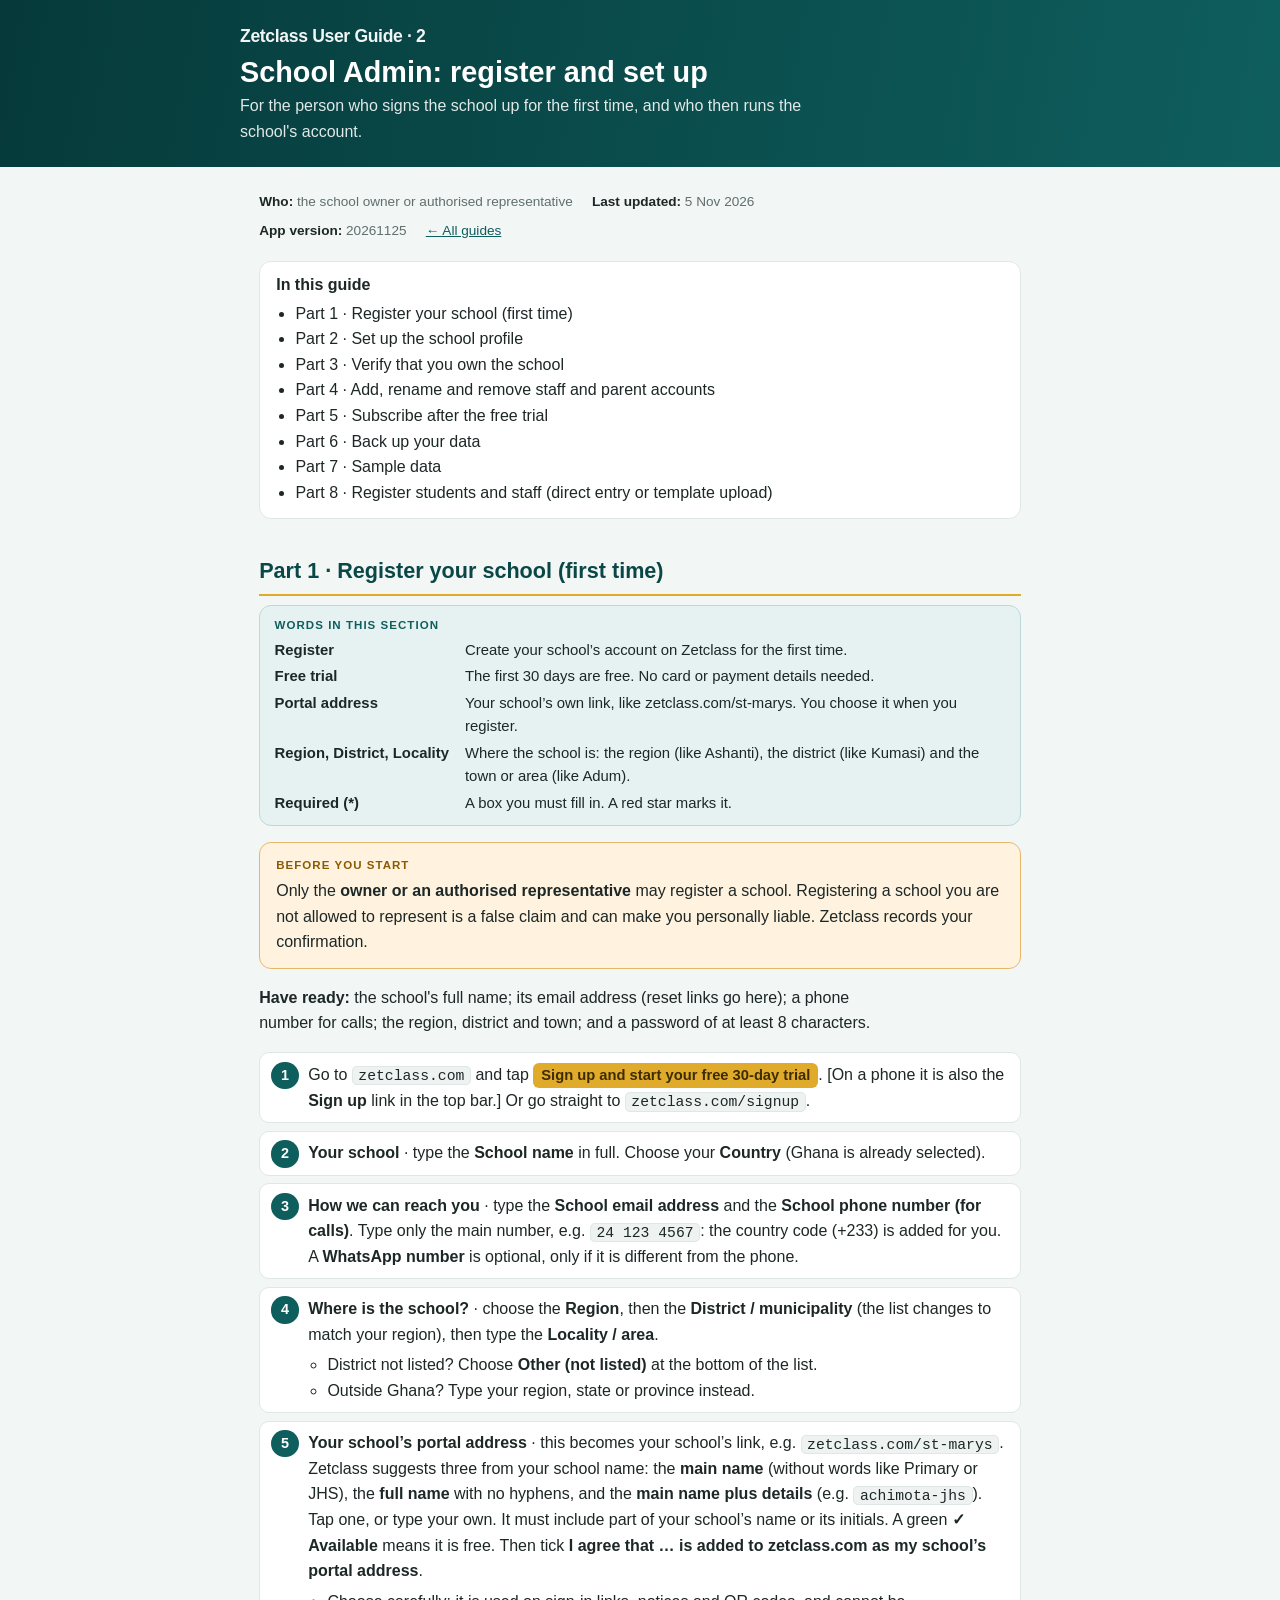
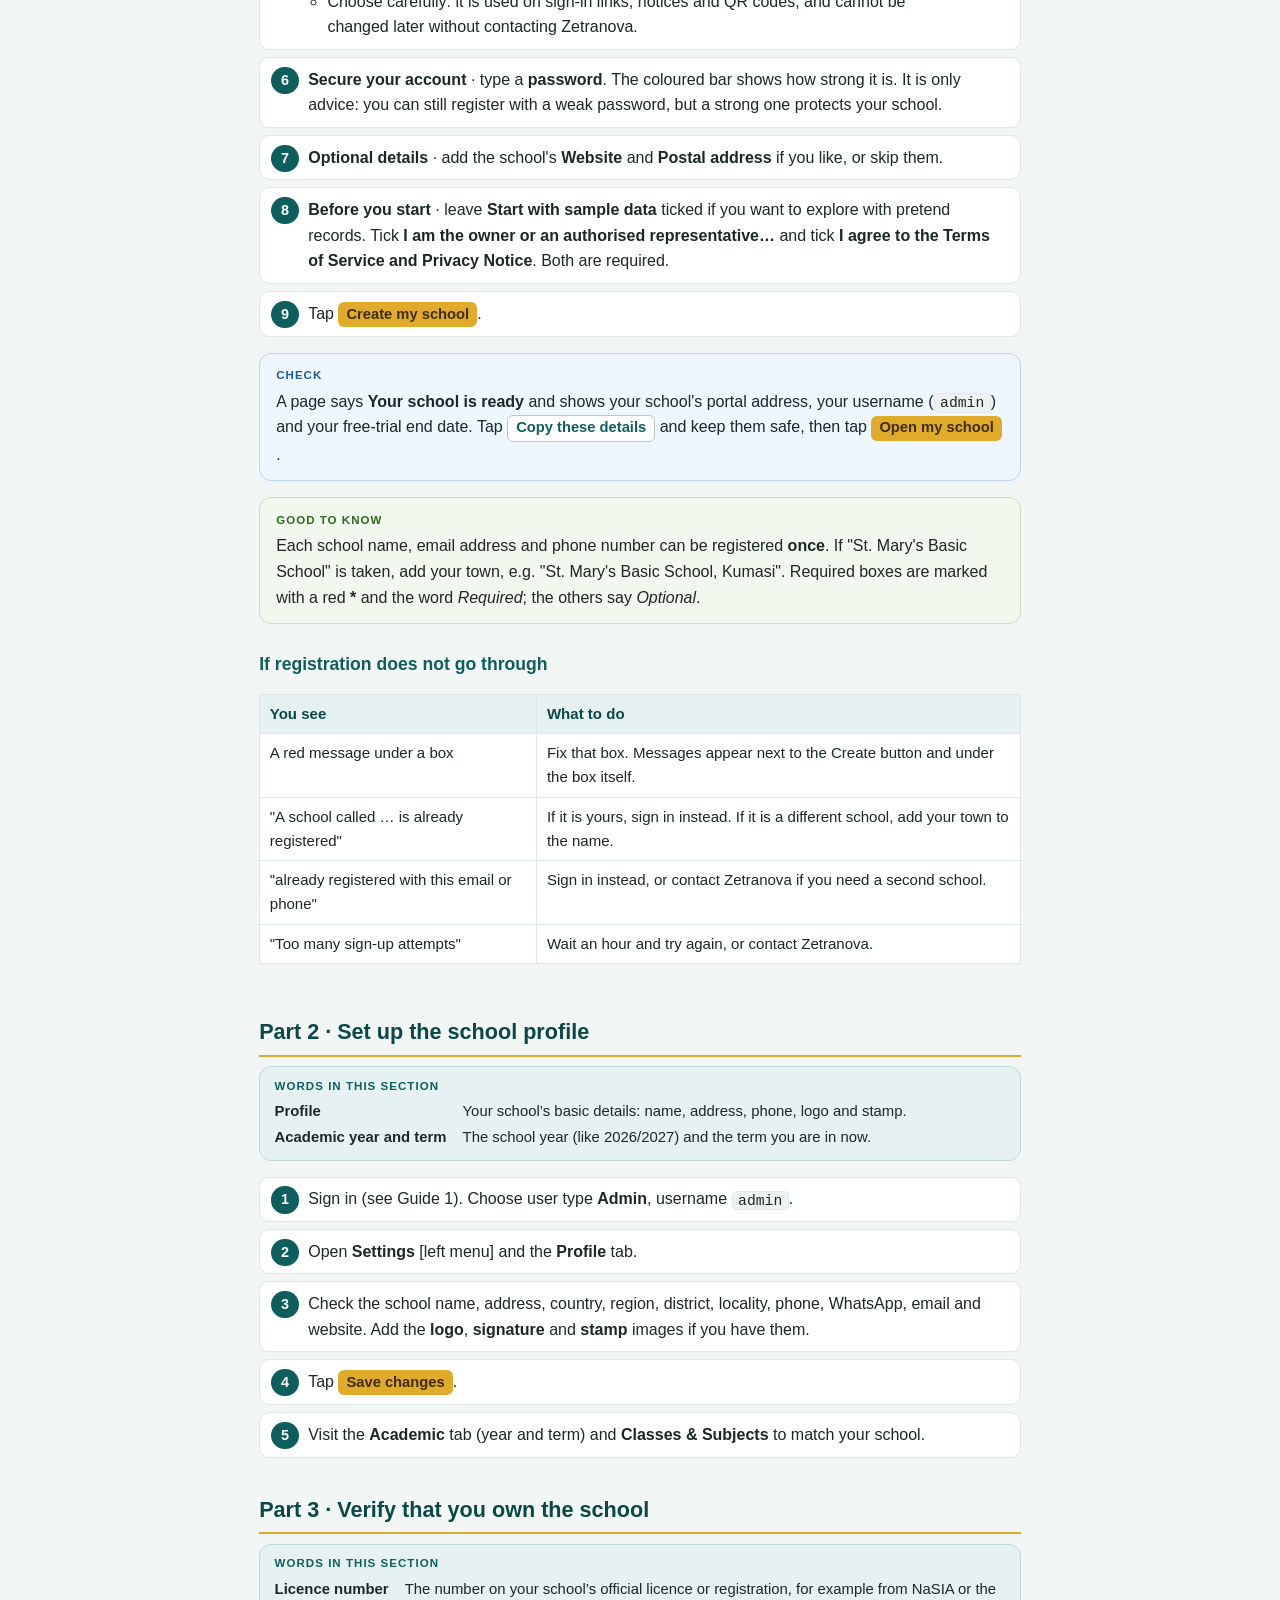
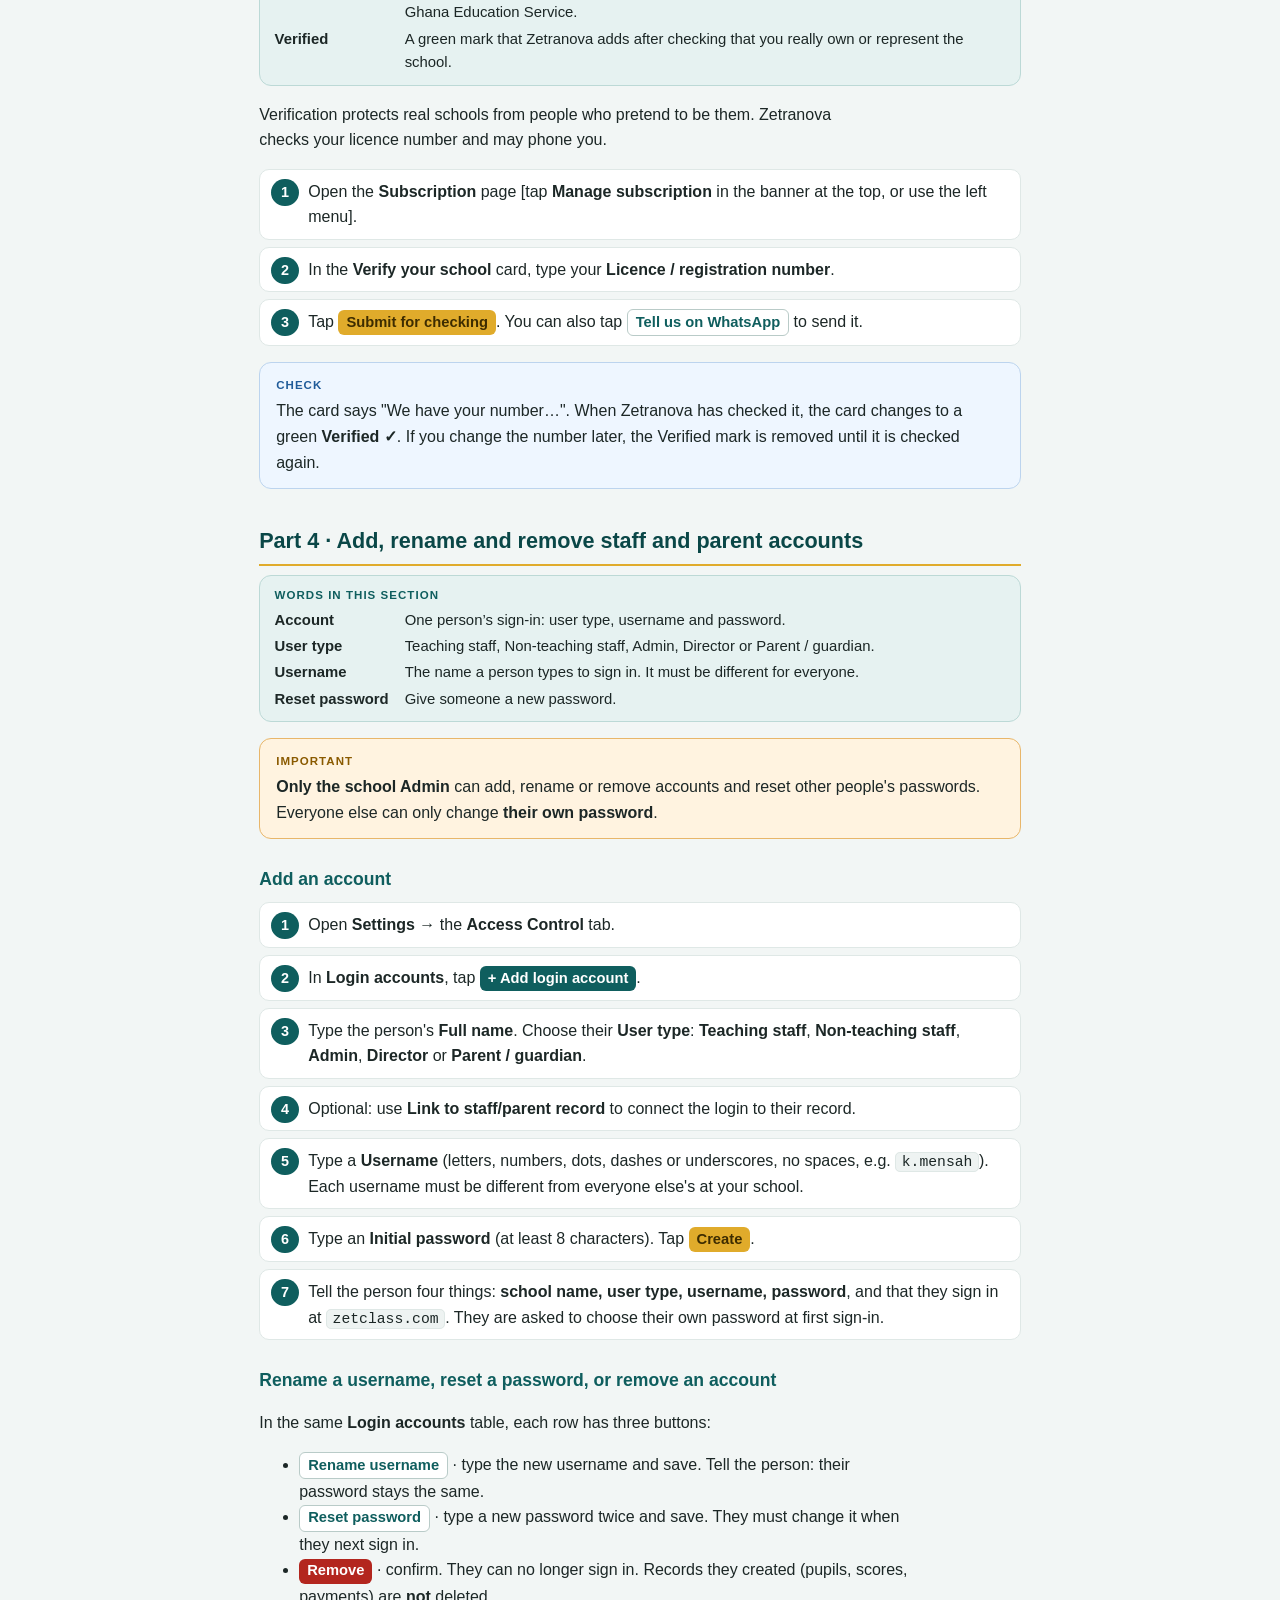
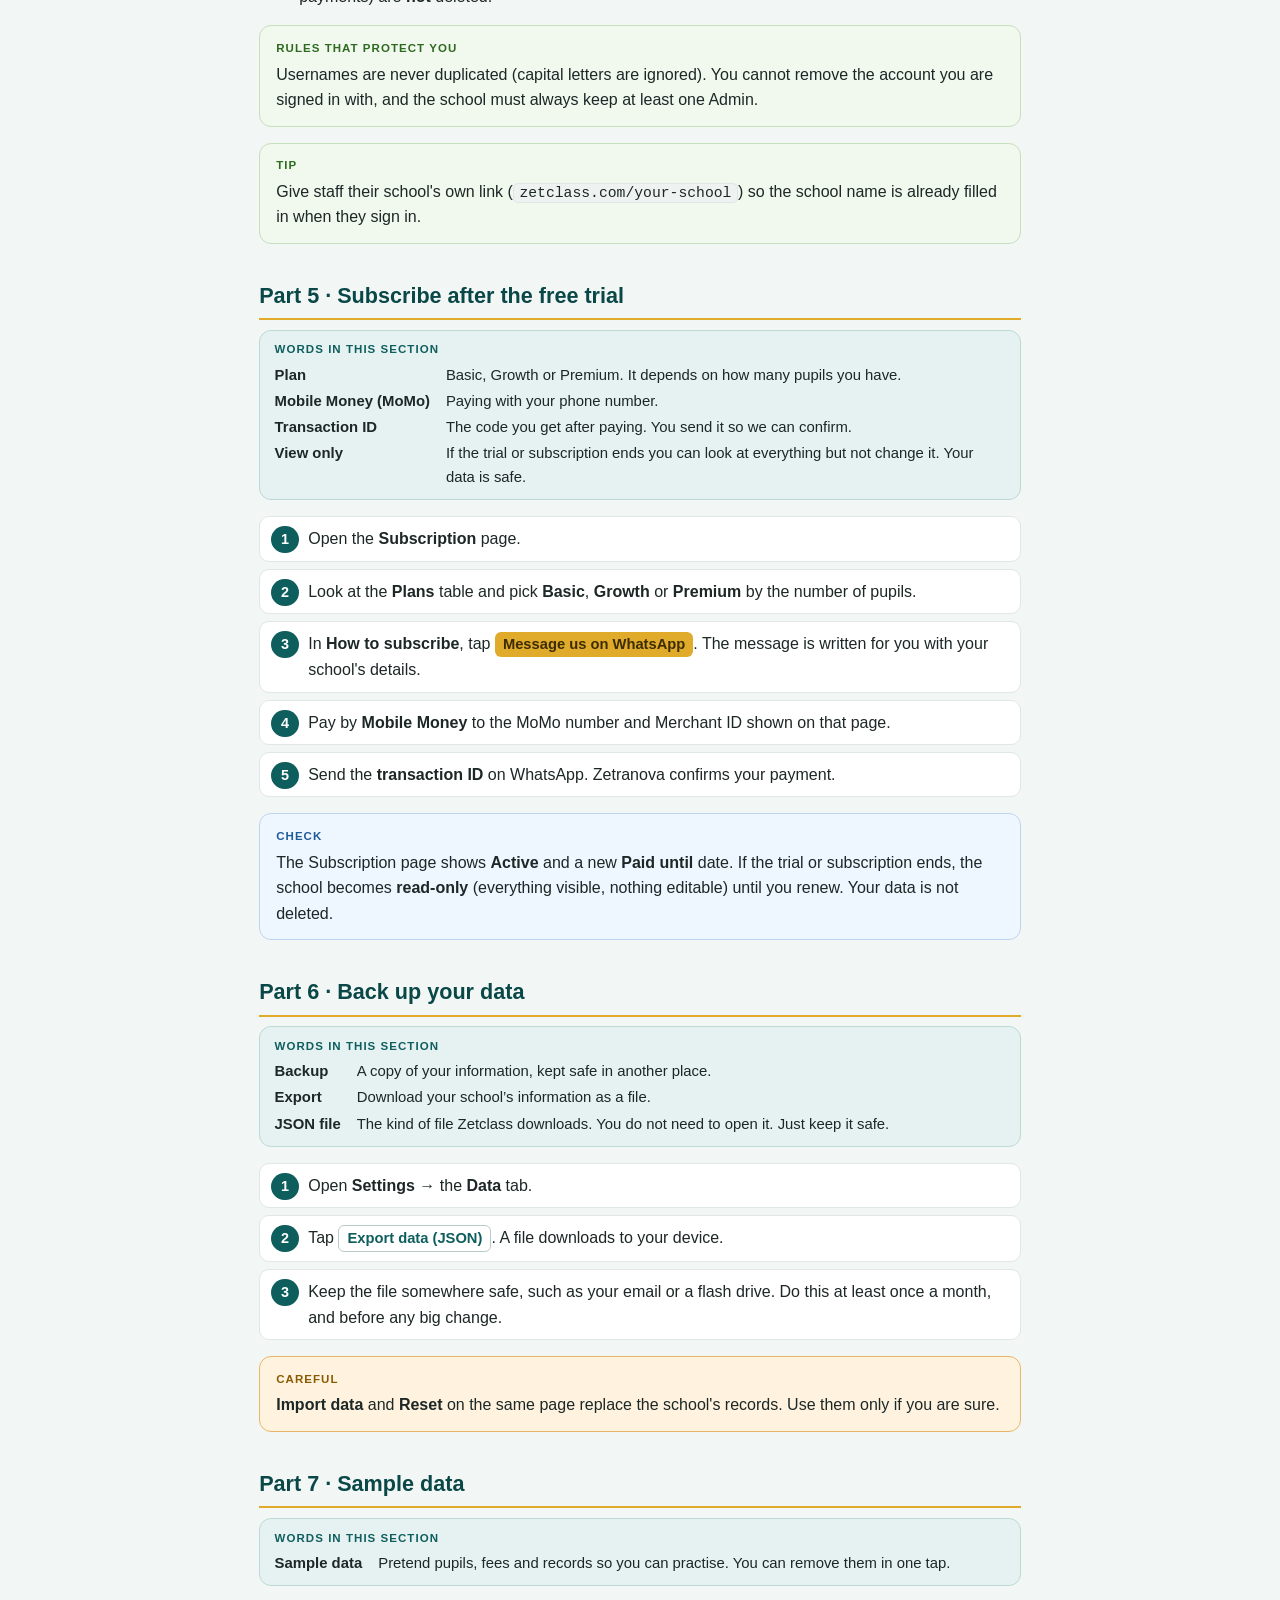
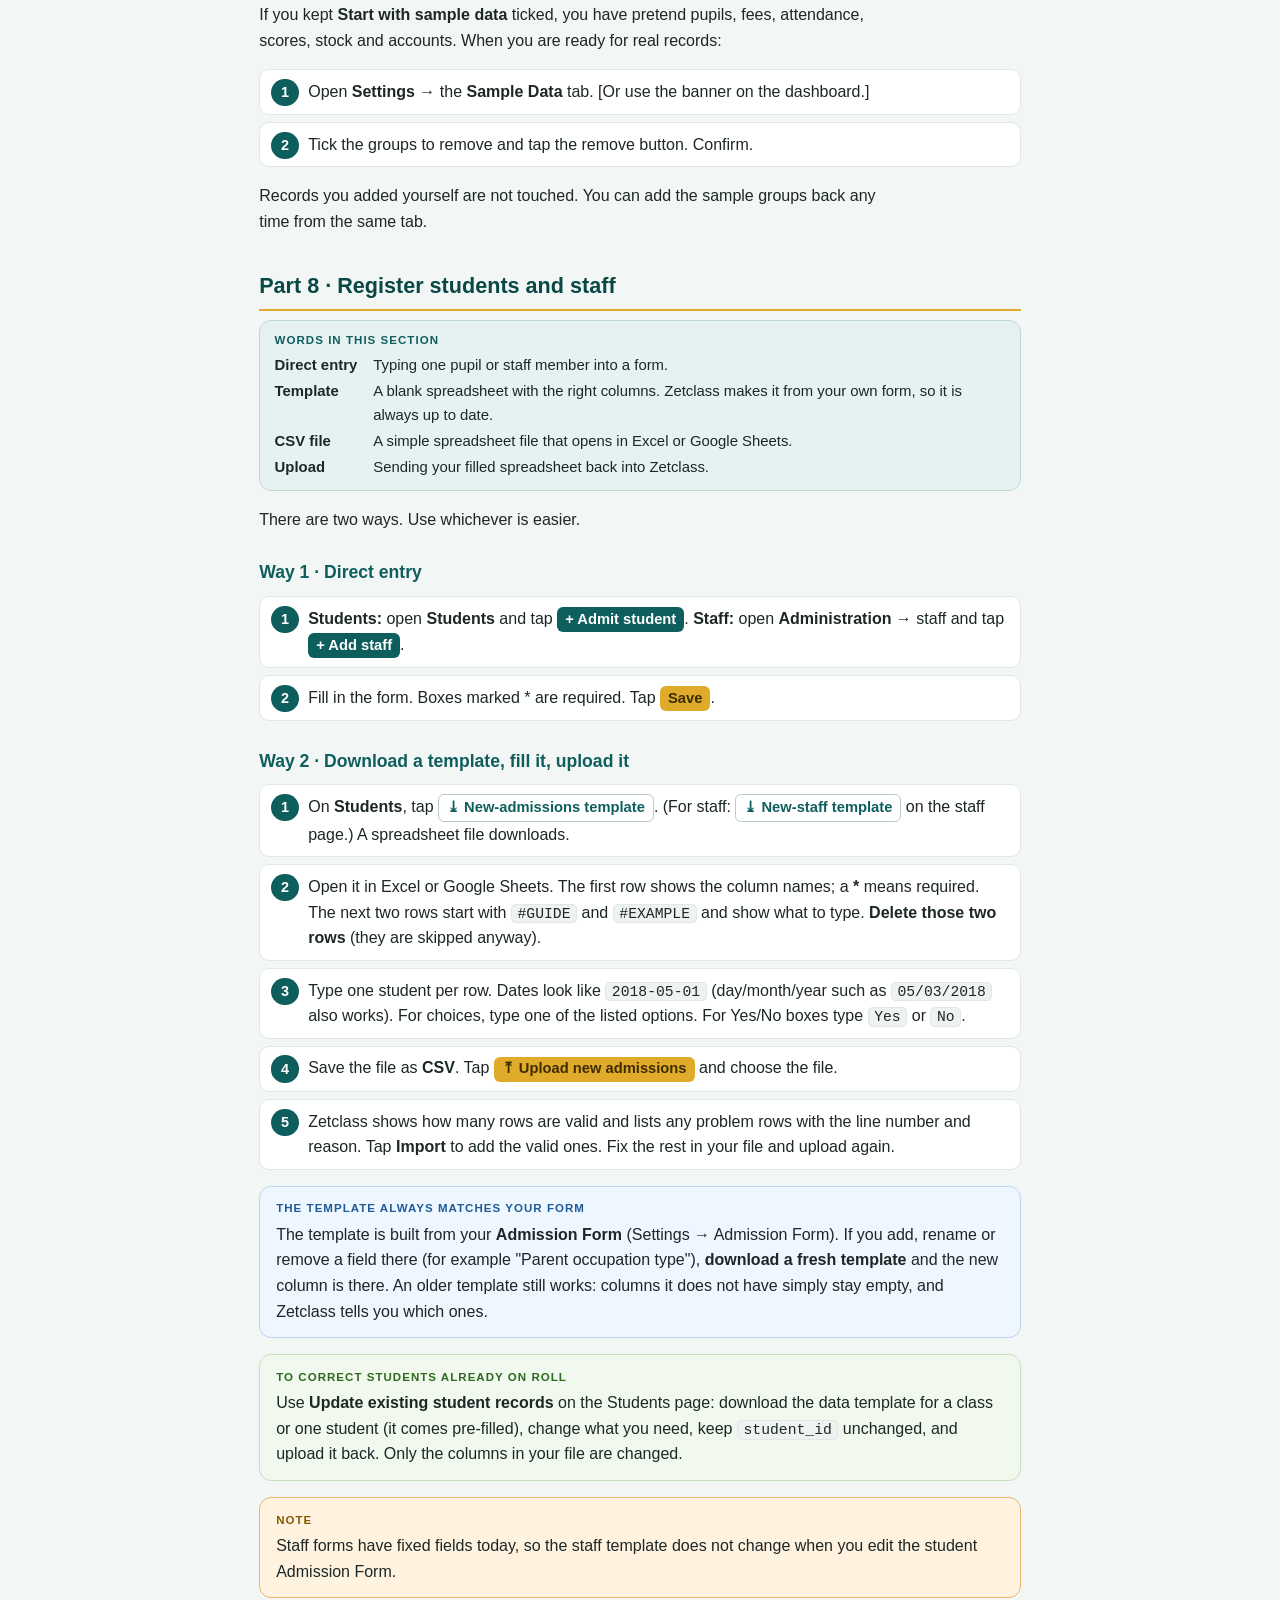
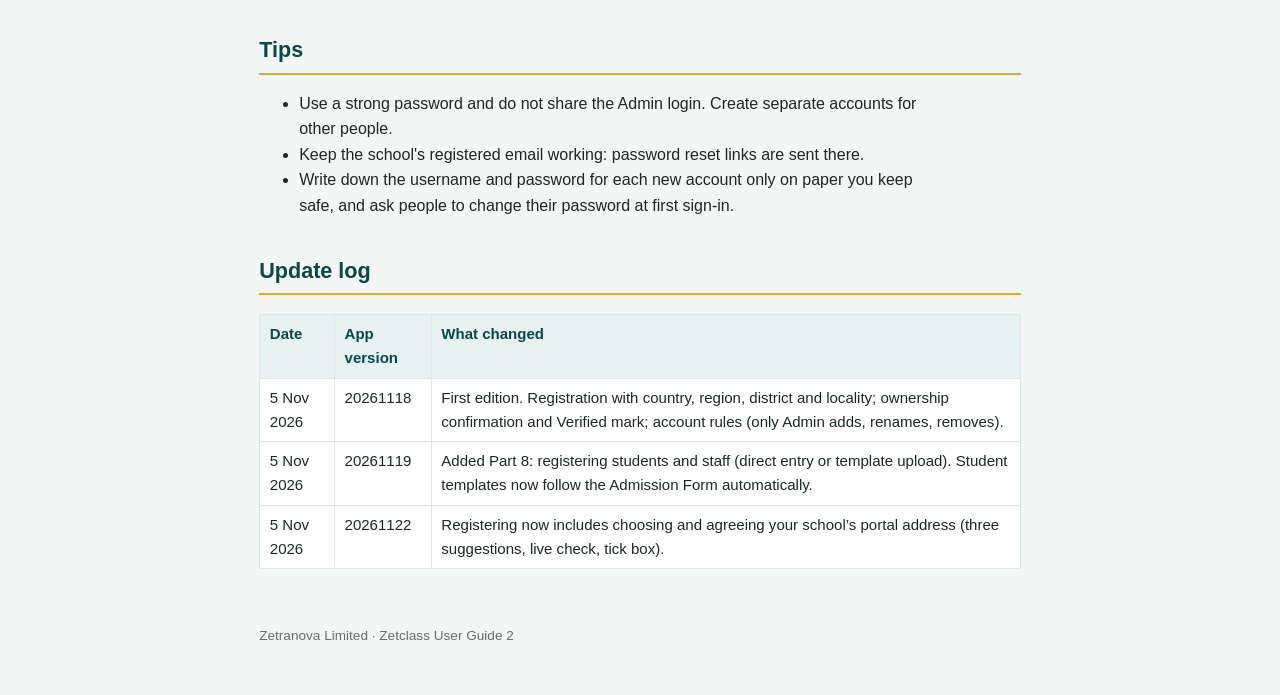
<file: User Guide/02 School Admin - Register and Set Up.html>
<!doctype html>
<html lang="en"><head><meta charset="utf-8"><meta name="viewport" content="width=device-width,initial-scale=1">
<title>Guide 2 — School Admin: Register and Set Up</title><link rel="stylesheet" href="guide.css"></head>
<body>
<div class="top"><div class="in"><div class="brand">Zetclass User Guide · 2</div><h1>School Admin: register and set up</h1><p>For the person who signs the school up for the first time, and who then runs the school's account.</p></div></div>
<div class="page">
<p class="meta"><span><b>Who:</b> the school owner or authorised representative</span><span><b>Last updated:</b> 5 Nov 2026</span><span><b>App version:</b> 20261125</span><span><a href="00 Start Here.html">← All guides</a></span></p>

<div class="toc"><b>In this guide</b><ul>
<li>Part 1 · Register your school (first time)</li>
<li>Part 2 · Set up the school profile</li>
<li>Part 3 · Verify that you own the school</li>
<li>Part 4 · Add, rename and remove staff and parent accounts</li>
<li>Part 5 · Subscribe after the free trial</li>
<li>Part 6 · Back up your data</li>
<li>Part 7 · Sample data</li>
<li>Part 8 · Register students and staff (direct entry or template upload)</li>
</ul></div>

<h2>Part 1 · Register your school (first time)</h2>
<div class="box glossary sec"><span class="label">Words in this section</span><dl><dt>Register</dt><dd>Create your school’s account on Zetclass for the first time.</dd><dt>Free trial</dt><dd>The first 30 days are free. No card or payment details needed.</dd><dt>Portal address</dt><dd>Your school’s own link, like zetclass.com/st-marys. You choose it when you register.</dd><dt>Region, District, Locality</dt><dd>Where the school is: the region (like Ashanti), the district (like Kumasi) and the town or area (like Adum).</dd><dt>Required (*)</dt><dd>A box you must fill in. A red star marks it.</dd></dl></div>
<div class="box warn"><span class="label">Before you start</span>Only the <b>owner or an authorised representative</b> may register a school. Registering a school you are not allowed to represent is a false claim and can make you personally liable. Zetclass records your confirmation.</div>
<p><b>Have ready:</b> the school's full name; its email address (reset links go here); a phone number for calls; the region, district and town; and a password of at least 8 characters.</p>

<ol class="steps">
<li>Go to <code>zetclass.com</code> and tap <span class="btn gold">Sign up and start your free 30-day trial</span>. [On a phone it is also the <b>Sign up</b> link in the top bar.] Or go straight to <code>zetclass.com/signup</code>.</li>
<li><b>Your school</b> · type the <b>School name</b> in full. Choose your <b>Country</b> (Ghana is already selected).</li>
<li><b>How we can reach you</b> · type the <b>School email address</b> and the <b>School phone number (for calls)</b>. Type only the main number, e.g. <code>24 123 4567</code>: the country code (+233) is added for you. A <b>WhatsApp number</b> is optional, only if it is different from the phone.</li>
<li><b>Where is the school?</b> · choose the <b>Region</b>, then the <b>District / municipality</b> (the list changes to match your region), then type the <b>Locality / area</b>.<ul><li>District not listed? Choose <b>Other (not listed)</b> at the bottom of the list.</li><li>Outside Ghana? Type your region, state or province instead.</li></ul></li>
<li><b>Your school’s portal address</b> · this becomes your school’s link, e.g. <code>zetclass.com/st-marys</code>. Zetclass suggests three from your school name: the <b>main name</b> (without words like Primary or JHS), the <b>full name</b> with no hyphens, and the <b>main name plus details</b> (e.g. <code>achimota-jhs</code>). Tap one, or type your own. It must include part of your school’s name or its initials. A green <b>✓ Available</b> means it is free. Then tick <b>I agree that … is added to zetclass.com as my school’s portal address</b>.<ul><li>Choose carefully: it is used on sign-in links, notices and QR codes, and cannot be changed later without contacting Zetranova.</li></ul></li>
<li><b>Secure your account</b> · type a <b>password</b>. The coloured bar shows how strong it is. It is only advice: you can still register with a weak password, but a strong one protects your school.</li>
<li><b>Optional details</b> · add the school's <b>Website</b> and <b>Postal address</b> if you like, or skip them.</li>
<li><b>Before you start</b> · leave <b>Start with sample data</b> ticked if you want to explore with pretend records. Tick <b>I am the owner or an authorised representative…</b> and tick <b>I agree to the Terms of Service and Privacy Notice</b>. Both are required.</li>
<li>Tap <span class="btn gold">Create my school</span>.</li>
</ol>
<div class="box check"><span class="label">Check</span>A page says <b>Your school is ready</b> and shows your school's portal address, your username (<code>admin</code>) and your free-trial end date. Tap <span class="btn ghost">Copy these details</span> and keep them safe, then tap <span class="btn gold">Open my school</span>.</div>

<div class="box tip"><span class="label">Good to know</span>Each school name, email address and phone number can be registered <b>once</b>. If "St. Mary's Basic School" is taken, add your town, e.g. "St. Mary's Basic School, Kumasi". Required boxes are marked with a red <b>*</b> and the word <i>Required</i>; the others say <i>Optional</i>.</div>

<h3>If registration does not go through</h3>
<div class="wrap"><table>
<tr><th>You see</th><th>What to do</th></tr>
<tr><td>A red message under a box</td><td>Fix that box. Messages appear next to the Create button and under the box itself.</td></tr>
<tr><td>"A school called … is already registered"</td><td>If it is yours, sign in instead. If it is a different school, add your town to the name.</td></tr>
<tr><td>"already registered with this email or phone"</td><td>Sign in instead, or contact Zetranova if you need a second school.</td></tr>
<tr><td>"Too many sign-up attempts"</td><td>Wait an hour and try again, or contact Zetranova.</td></tr>
</table></div>

<h2>Part 2 · Set up the school profile</h2>
<div class="box glossary sec"><span class="label">Words in this section</span><dl><dt>Profile</dt><dd>Your school’s basic details: name, address, phone, logo and stamp.</dd><dt>Academic year and term</dt><dd>The school year (like 2026/2027) and the term you are in now.</dd></dl></div>
<ol class="steps">
<li>Sign in (see Guide 1). Choose user type <b>Admin</b>, username <code>admin</code>.</li>
<li>Open <b>Settings</b> [left menu] and the <b>Profile</b> tab.</li>
<li>Check the school name, address, country, region, district, locality, phone, WhatsApp, email and website. Add the <b>logo</b>, <b>signature</b> and <b>stamp</b> images if you have them.</li>
<li>Tap <span class="btn gold">Save changes</span>.</li>
<li>Visit the <b>Academic</b> tab (year and term) and <b>Classes &amp; Subjects</b> to match your school.</li>
</ol>

<h2>Part 3 · Verify that you own the school</h2>
<div class="box glossary sec"><span class="label">Words in this section</span><dl><dt>Licence number</dt><dd>The number on your school’s official licence or registration, for example from NaSIA or the Ghana Education Service.</dd><dt>Verified</dt><dd>A green mark that Zetranova adds after checking that you really own or represent the school.</dd></dl></div>
<p>Verification protects real schools from people who pretend to be them. Zetranova checks your licence number and may phone you.</p>
<ol class="steps">
<li>Open the <b>Subscription</b> page [tap <b>Manage subscription</b> in the banner at the top, or use the left menu].</li>
<li>In the <b>Verify your school</b> card, type your <b>Licence / registration number</b>.</li>
<li>Tap <span class="btn gold">Submit for checking</span>. You can also tap <span class="btn ghost">Tell us on WhatsApp</span> to send it.</li>
</ol>
<div class="box check"><span class="label">Check</span>The card says "We have your number…". When Zetranova has checked it, the card changes to a green <b>Verified ✓</b>. If you change the number later, the Verified mark is removed until it is checked again.</div>

<h2>Part 4 · Add, rename and remove staff and parent accounts</h2>
<div class="box glossary sec"><span class="label">Words in this section</span><dl><dt>Account</dt><dd>One person’s sign-in: user type, username and password.</dd><dt>User type</dt><dd>Teaching staff, Non-teaching staff, Admin, Director or Parent / guardian.</dd><dt>Username</dt><dd>The name a person types to sign in. It must be different for everyone.</dd><dt>Reset password</dt><dd>Give someone a new password.</dd></dl></div>
<div class="box warn"><span class="label">Important</span><b>Only the school Admin</b> can add, rename or remove accounts and reset other people's passwords. Everyone else can only change <b>their own password</b>.</div>

<h3>Add an account</h3>
<ol class="steps">
<li>Open <b>Settings</b> → the <b>Access Control</b> tab.</li>
<li>In <b>Login accounts</b>, tap <span class="btn">+ Add login account</span>.</li>
<li>Type the person's <b>Full name</b>. Choose their <b>User type</b>: <b>Teaching staff</b>, <b>Non-teaching staff</b>, <b>Admin</b>, <b>Director</b> or <b>Parent / guardian</b>.</li>
<li>Optional: use <b>Link to staff/parent record</b> to connect the login to their record.</li>
<li>Type a <b>Username</b> (letters, numbers, dots, dashes or underscores, no spaces, e.g. <code>k.mensah</code>). Each username must be different from everyone else's at your school.</li>
<li>Type an <b>Initial password</b> (at least 8 characters). Tap <span class="btn gold">Create</span>.</li>
<li>Tell the person four things: <b>school name, user type, username, password</b>, and that they sign in at <code>zetclass.com</code>. They are asked to choose their own password at first sign-in.</li>
</ol>

<h3>Rename a username, reset a password, or remove an account</h3>
<p>In the same <b>Login accounts</b> table, each row has three buttons:</p>
<ul>
<li><span class="btn ghost">Rename username</span> · type the new username and save. Tell the person: their password stays the same.</li>
<li><span class="btn ghost">Reset password</span> · type a new password twice and save. They must change it when they next sign in.</li>
<li><span class="btn" style="background:#b3261e">Remove</span> · confirm. They can no longer sign in. Records they created (pupils, scores, payments) are <b>not</b> deleted.</li>
</ul>
<div class="box tip"><span class="label">Rules that protect you</span>Usernames are never duplicated (capital letters are ignored). You cannot remove the account you are signed in with, and the school must always keep at least one Admin.</div>
<div class="box tip"><span class="label">Tip</span>Give staff their school's own link (<code>zetclass.com/your-school</code>) so the school name is already filled in when they sign in.</div>

<h2>Part 5 · Subscribe after the free trial</h2>
<div class="box glossary sec"><span class="label">Words in this section</span><dl><dt>Plan</dt><dd>Basic, Growth or Premium. It depends on how many pupils you have.</dd><dt>Mobile Money (MoMo)</dt><dd>Paying with your phone number.</dd><dt>Transaction ID</dt><dd>The code you get after paying. You send it so we can confirm.</dd><dt>View only</dt><dd>If the trial or subscription ends you can look at everything but not change it. Your data is safe.</dd></dl></div>
<ol class="steps">
<li>Open the <b>Subscription</b> page.</li>
<li>Look at the <b>Plans</b> table and pick <b>Basic</b>, <b>Growth</b> or <b>Premium</b> by the number of pupils.</li>
<li>In <b>How to subscribe</b>, tap <span class="btn gold">Message us on WhatsApp</span>. The message is written for you with your school's details.</li>
<li>Pay by <b>Mobile Money</b> to the MoMo number and Merchant ID shown on that page.</li>
<li>Send the <b>transaction ID</b> on WhatsApp. Zetranova confirms your payment.</li>
</ol>
<div class="box check"><span class="label">Check</span>The Subscription page shows <b>Active</b> and a new <b>Paid until</b> date. If the trial or subscription ends, the school becomes <b>read-only</b> (everything visible, nothing editable) until you renew. Your data is not deleted.</div>

<h2>Part 6 · Back up your data</h2>
<div class="box glossary sec"><span class="label">Words in this section</span><dl><dt>Backup</dt><dd>A copy of your information, kept safe in another place.</dd><dt>Export</dt><dd>Download your school’s information as a file.</dd><dt>JSON file</dt><dd>The kind of file Zetclass downloads. You do not need to open it. Just keep it safe.</dd></dl></div>
<ol class="steps">
<li>Open <b>Settings</b> → the <b>Data</b> tab.</li>
<li>Tap <span class="btn ghost">Export data (JSON)</span>. A file downloads to your device.</li>
<li>Keep the file somewhere safe, such as your email or a flash drive. Do this at least once a month, and before any big change.</li>
</ol>
<div class="box warn"><span class="label">Careful</span><b>Import data</b> and <b>Reset</b> on the same page replace the school's records. Use them only if you are sure.</div>

<h2>Part 7 · Sample data</h2>
<div class="box glossary sec"><span class="label">Words in this section</span><dl><dt>Sample data</dt><dd>Pretend pupils, fees and records so you can practise. You can remove them in one tap.</dd></dl></div>
<p>If you kept <b>Start with sample data</b> ticked, you have pretend pupils, fees, attendance, scores, stock and accounts. When you are ready for real records:</p>
<ol class="steps">
<li>Open <b>Settings</b> → the <b>Sample Data</b> tab. [Or use the banner on the dashboard.]</li>
<li>Tick the groups to remove and tap the remove button. Confirm.</li>
</ol>
<p>Records you added yourself are not touched. You can add the sample groups back any time from the same tab.</p>

<h2>Part 8 · Register students and staff</h2>
<div class="box glossary sec"><span class="label">Words in this section</span><dl><dt>Direct entry</dt><dd>Typing one pupil or staff member into a form.</dd><dt>Template</dt><dd>A blank spreadsheet with the right columns. Zetclass makes it from your own form, so it is always up to date.</dd><dt>CSV file</dt><dd>A simple spreadsheet file that opens in Excel or Google Sheets.</dd><dt>Upload</dt><dd>Sending your filled spreadsheet back into Zetclass.</dd></dl></div>
<p>There are two ways. Use whichever is easier.</p>
<h3>Way 1 · Direct entry</h3>
<ol class="steps">
<li><b>Students:</b> open <b>Students</b> and tap <span class="btn">+ Admit student</span>. <b>Staff:</b> open <b>Administration</b> → staff and tap <span class="btn">+ Add staff</span>.</li>
<li>Fill in the form. Boxes marked * are required. Tap <span class="btn gold">Save</span>.</li>
</ol>
<h3>Way 2 · Download a template, fill it, upload it</h3>
<ol class="steps">
<li>On <b>Students</b>, tap <span class="btn ghost">⤓ New-admissions template</span>. (For staff: <span class="btn ghost">⤓ New-staff template</span> on the staff page.) A spreadsheet file downloads.</li>
<li>Open it in Excel or Google Sheets. The first row shows the column names; a <b>*</b> means required. The next two rows start with <code>#GUIDE</code> and <code>#EXAMPLE</code> and show what to type. <b>Delete those two rows</b> (they are skipped anyway).</li>
<li>Type one student per row. Dates look like <code>2018-05-01</code> (day/month/year such as <code>05/03/2018</code> also works). For choices, type one of the listed options. For Yes/No boxes type <code>Yes</code> or <code>No</code>.</li>
<li>Save the file as <b>CSV</b>. Tap <span class="btn gold">⤒ Upload new admissions</span> and choose the file.</li>
<li>Zetclass shows how many rows are valid and lists any problem rows with the line number and reason. Tap <b>Import</b> to add the valid ones. Fix the rest in your file and upload again.</li>
</ol>
<div class="box check"><span class="label">The template always matches your form</span>The template is built from your <b>Admission Form</b> (Settings → Admission Form). If you add, rename or remove a field there (for example "Parent occupation type"), <b>download a fresh template</b> and the new column is there. An older template still works: columns it does not have simply stay empty, and Zetclass tells you which ones.</div>
<div class="box tip"><span class="label">To correct students already on roll</span>Use <b>Update existing student records</b> on the Students page: download the data template for a class or one student (it comes pre-filled), change what you need, keep <code>student_id</code> unchanged, and upload it back. Only the columns in your file are changed.</div>
<div class="box warn"><span class="label">Note</span>Staff forms have fixed fields today, so the staff template does not change when you edit the student Admission Form.</div>

<h2>Tips</h2>
<ul>
<li>Use a strong password and do not share the Admin login. Create separate accounts for other people.</li>
<li>Keep the school's registered email working: password reset links are sent there.</li>
<li>Write down the username and password for each new account only on paper you keep safe, and ask people to change their password at first sign-in.</li>
</ul>

<h2>Update log</h2>
<div class="wrap"><table>
<tr><th>Date</th><th>App version</th><th>What changed</th></tr>
<tr><td>5 Nov 2026</td><td>20261118</td><td>First edition. Registration with country, region, district and locality; ownership confirmation and Verified mark; account rules (only Admin adds, renames, removes).</td></tr>
<tr><td>5 Nov 2026</td><td>20261119</td><td>Added Part 8: registering students and staff (direct entry or template upload). Student templates now follow the Admission Form automatically.</td></tr>
<tr><td>5 Nov 2026</td><td>20261122</td><td>Registering now includes choosing and agreeing your school’s portal address (three suggestions, live check, tick box).</td></tr>
</table></div>
<footer>Zetranova Limited · Zetclass User Guide 2</footer>
</div></body></html>
</file>
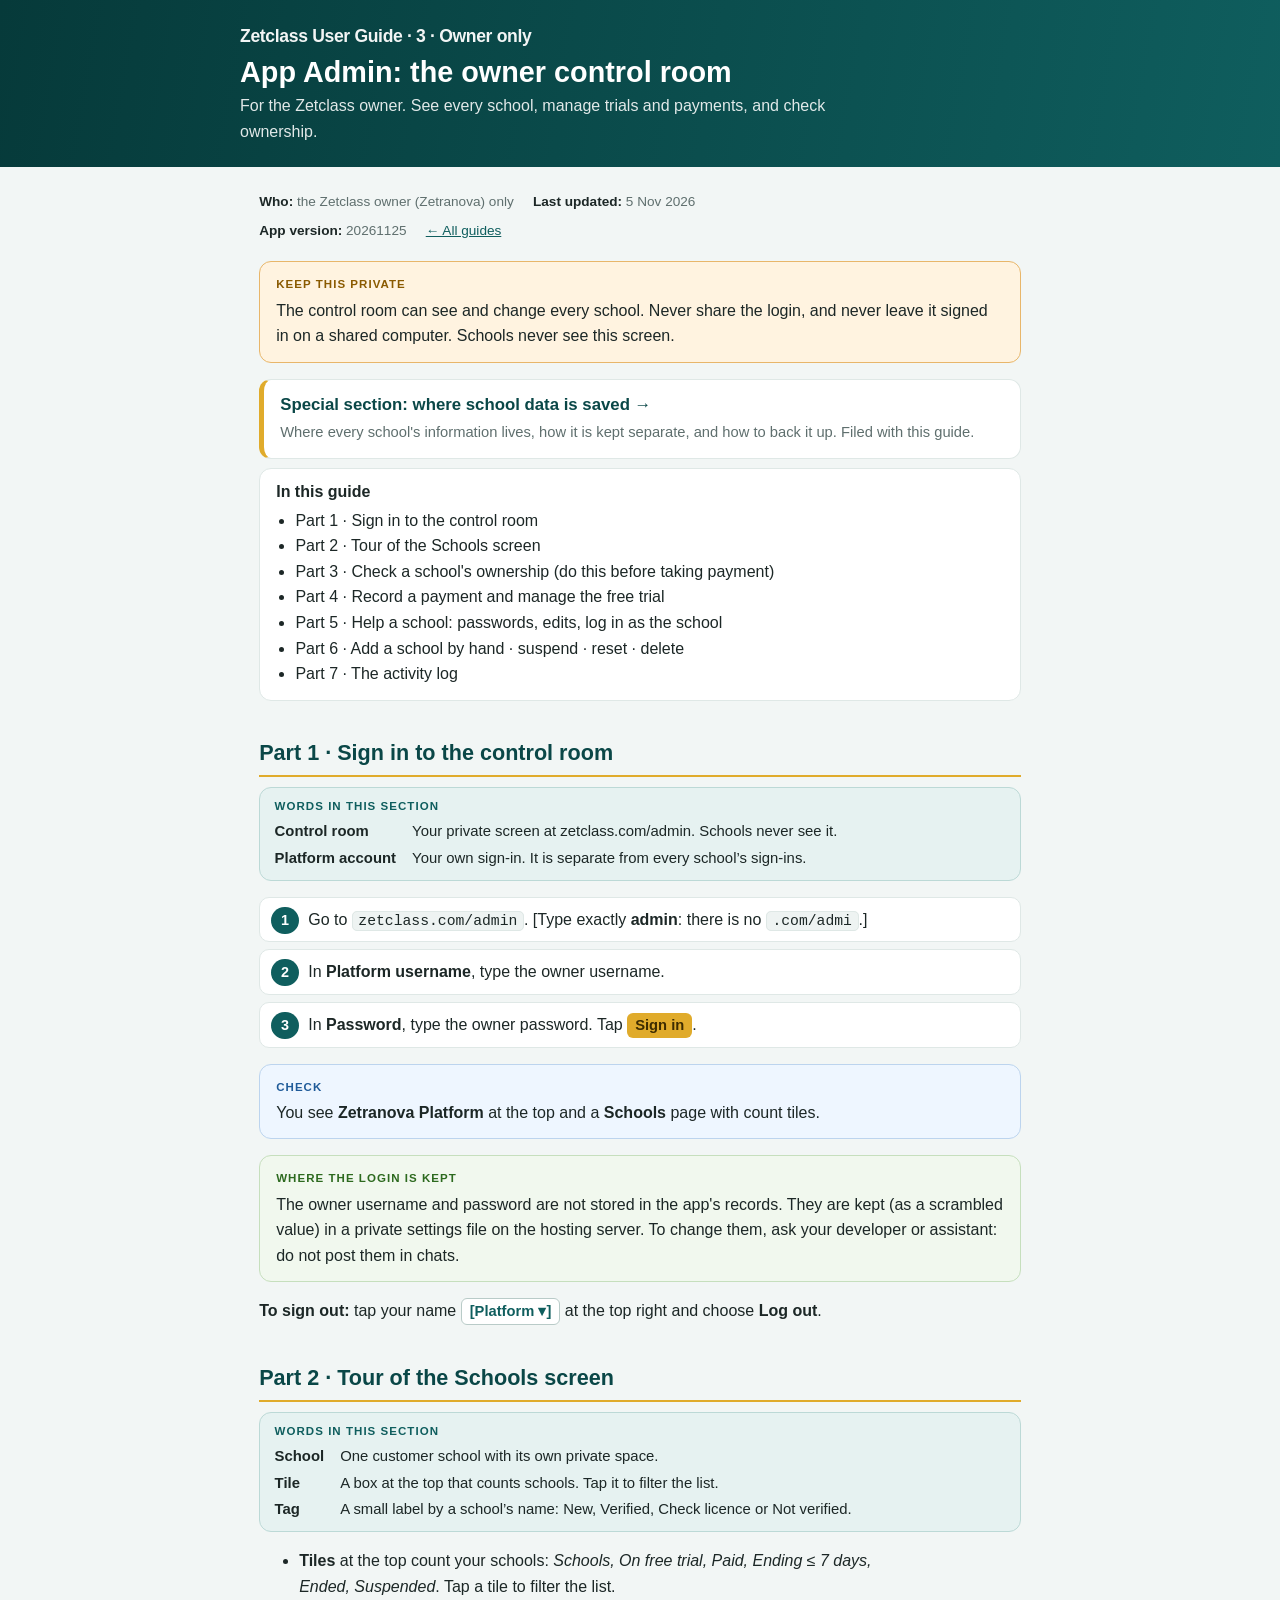
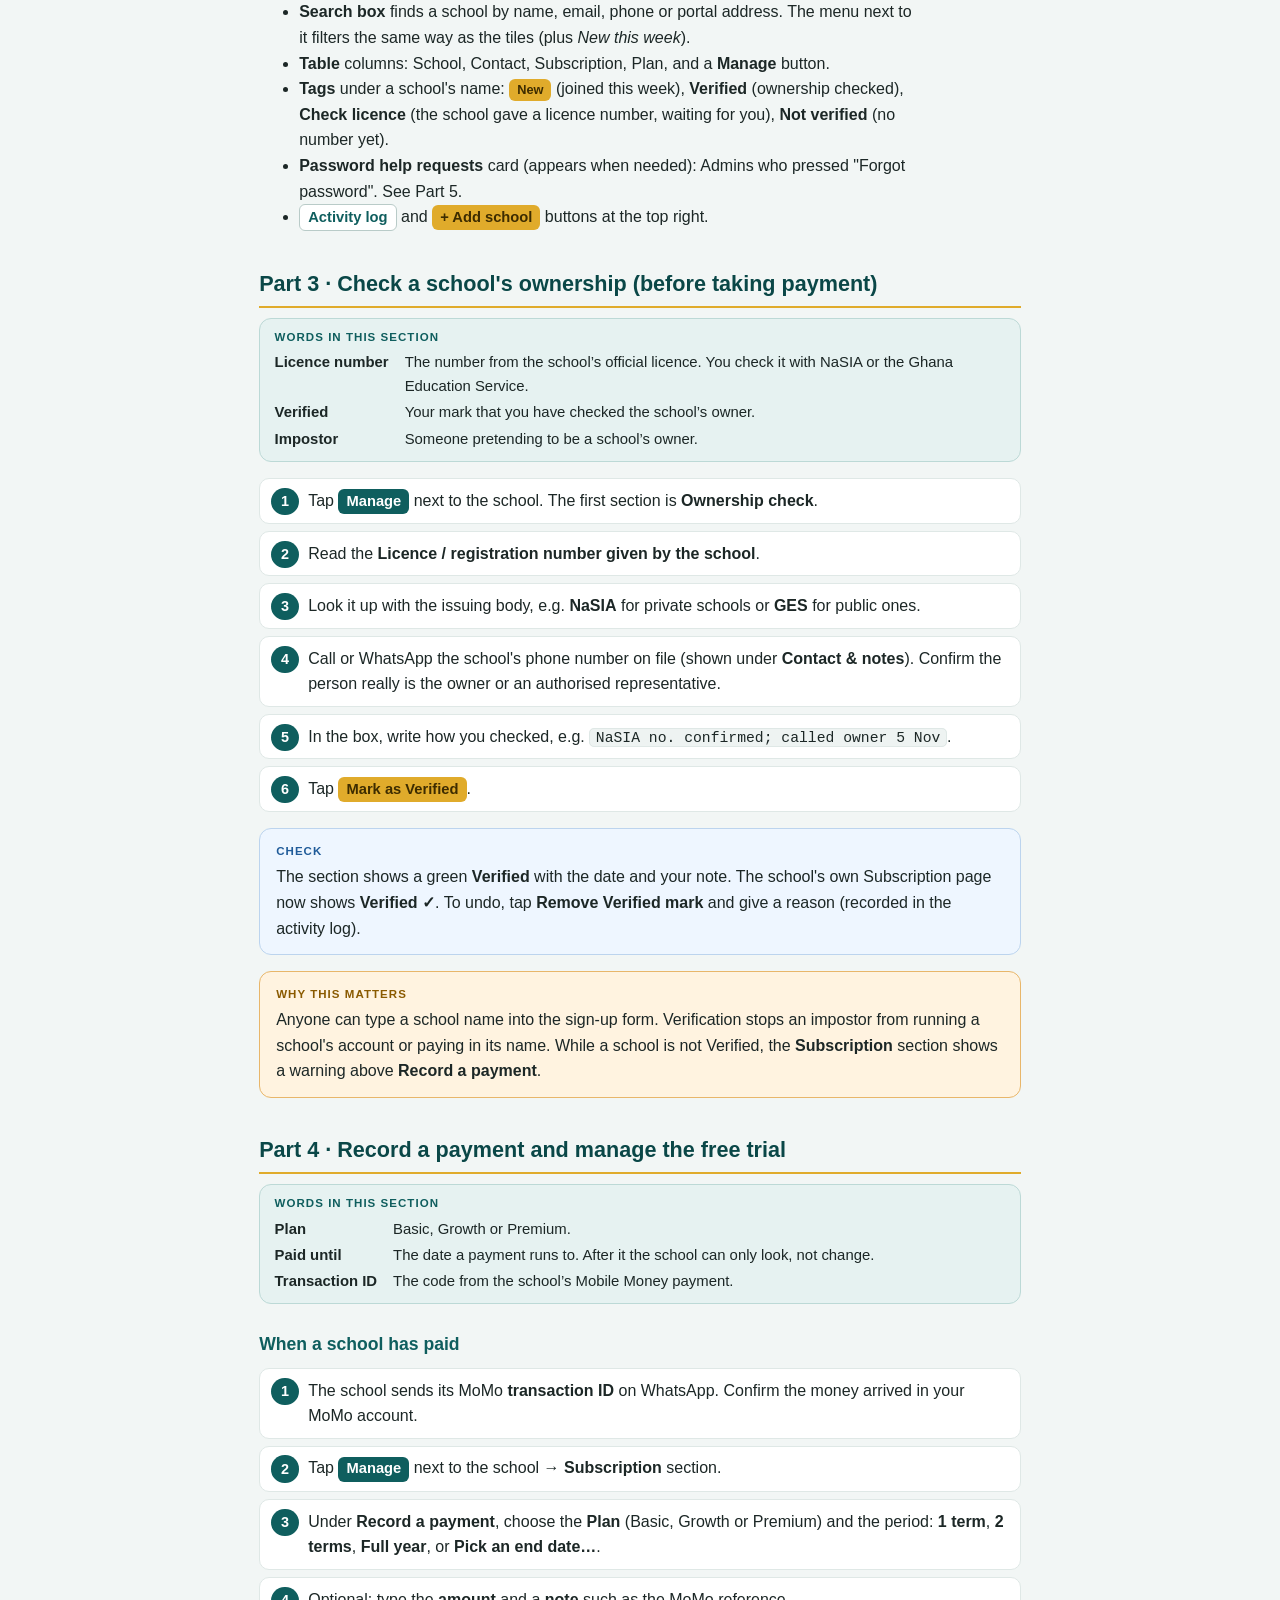
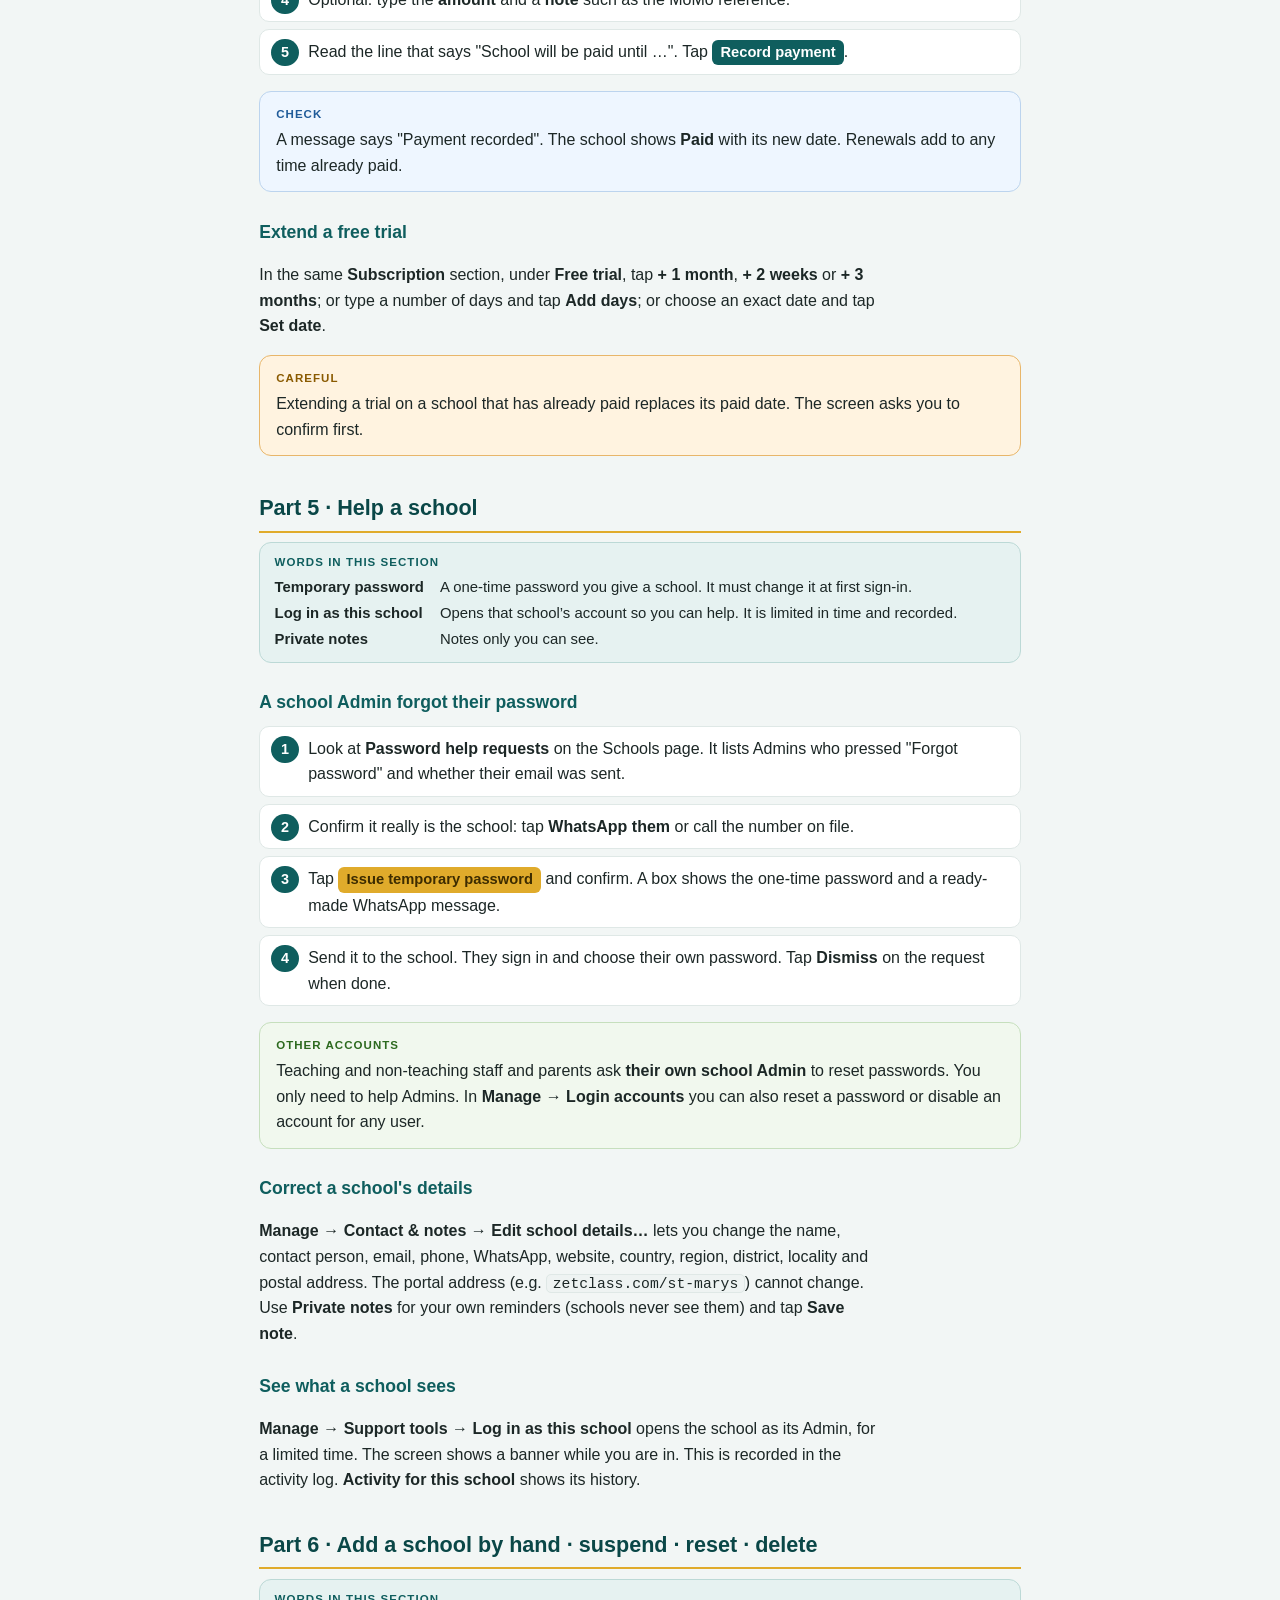
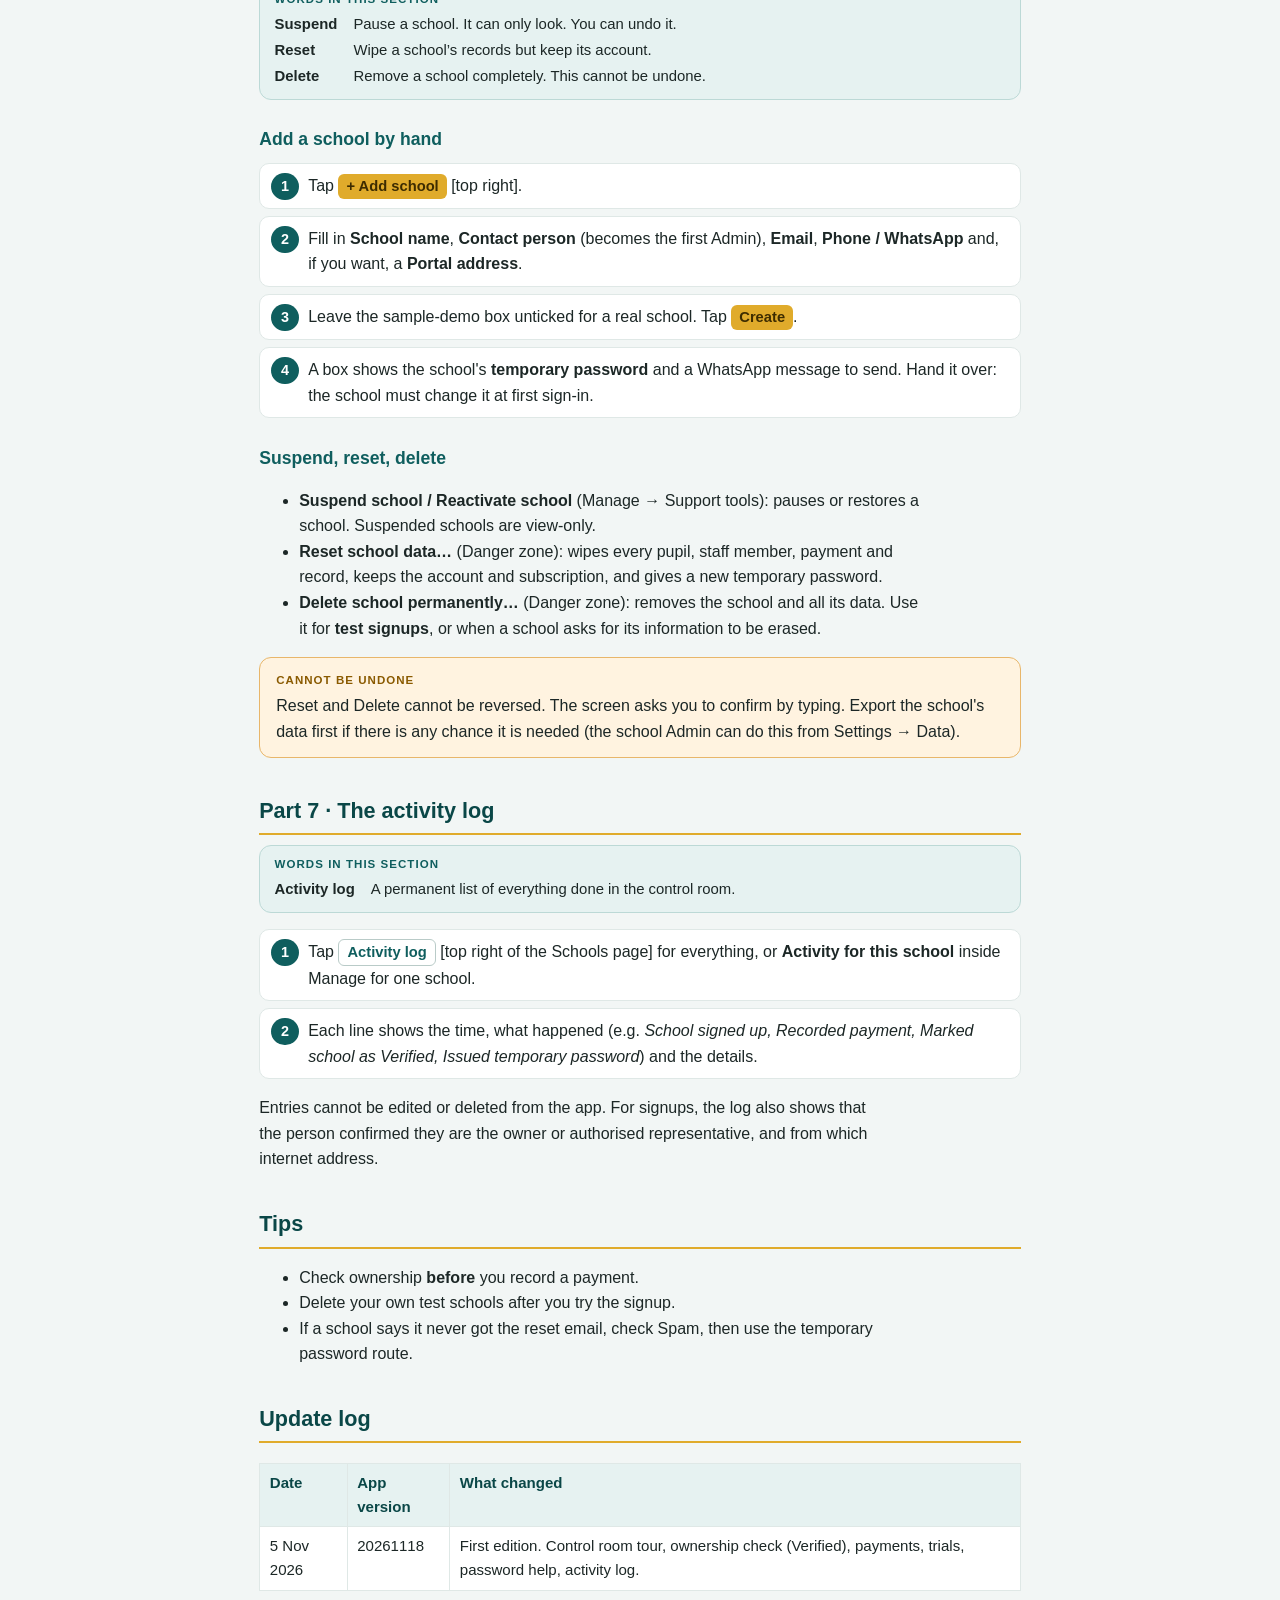
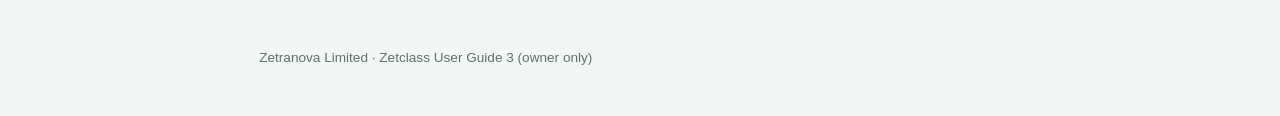
<file: User Guide/03 App Admin (Owner)/03 App Admin - Owner Control Room.html>
<!doctype html>
<html lang="en"><head><meta charset="utf-8"><meta name="viewport" content="width=device-width,initial-scale=1">
<title>Guide 3 — App Admin: Owner Control Room</title><link rel="stylesheet" href="../guide.css"></head>
<body>
<div class="top"><div class="in"><div class="brand">Zetclass User Guide · 3 · Owner only</div><h1>App Admin: the owner control room</h1><p>For the Zetclass owner. See every school, manage trials and payments, and check ownership.</p></div></div>
<div class="page">
<p class="meta"><span><b>Who:</b> the Zetclass owner (Zetranova) only</span><span><b>Last updated:</b> 5 Nov 2026</span><span><b>App version:</b> 20261125</span><span><a href="../00 Start Here.html">← All guides</a></span></p>

<div class="box warn"><span class="label">Keep this private</span>The control room can see and change every school. Never share the login, and never leave it signed in on a shared computer. Schools never see this screen.</div>

<a class="card-link special" href="03b SPECIAL - Where School Data Is Saved.html"><b>Special section: where school data is saved →</b><span>Where every school's information lives, how it is kept separate, and how to back it up. Filed with this guide.</span></a>

<div class="toc"><b>In this guide</b><ul>
<li>Part 1 · Sign in to the control room</li>
<li>Part 2 · Tour of the Schools screen</li>
<li>Part 3 · Check a school's ownership (do this before taking payment)</li>
<li>Part 4 · Record a payment and manage the free trial</li>
<li>Part 5 · Help a school: passwords, edits, log in as the school</li>
<li>Part 6 · Add a school by hand · suspend · reset · delete</li>
<li>Part 7 · The activity log</li>
</ul></div>

<h2>Part 1 · Sign in to the control room</h2>
<div class="box glossary sec"><span class="label">Words in this section</span><dl><dt>Control room</dt><dd>Your private screen at zetclass.com/admin. Schools never see it.</dd><dt>Platform account</dt><dd>Your own sign-in. It is separate from every school’s sign-ins.</dd></dl></div>
<ol class="steps">
<li>Go to <code>zetclass.com/admin</code>. [Type exactly <b>admin</b>: there is no <code>.com/admi</code>.]</li>
<li>In <b>Platform username</b>, type the owner username.</li>
<li>In <b>Password</b>, type the owner password. Tap <span class="btn gold">Sign in</span>.</li>
</ol>
<div class="box check"><span class="label">Check</span>You see <b>Zetranova Platform</b> at the top and a <b>Schools</b> page with count tiles.</div>
<div class="box tip"><span class="label">Where the login is kept</span>The owner username and password are not stored in the app's records. They are kept (as a scrambled value) in a private settings file on the hosting server. To change them, ask your developer or assistant: do not post them in chats.</div>
<p><b>To sign out:</b> tap your name <span class="btn ghost">[Platform ▾]</span> at the top right and choose <b>Log out</b>.</p>

<h2>Part 2 · Tour of the Schools screen</h2>
<div class="box glossary sec"><span class="label">Words in this section</span><dl><dt>School</dt><dd>One customer school with its own private space.</dd><dt>Tile</dt><dd>A box at the top that counts schools. Tap it to filter the list.</dd><dt>Tag</dt><dd>A small label by a school’s name: New, Verified, Check licence or Not verified.</dd></dl></div>
<ul>
<li><b>Tiles</b> at the top count your schools: <i>Schools, On free trial, Paid, Ending ≤ 7 days, Ended, Suspended</i>. Tap a tile to filter the list.</li>
<li><b>Search box</b> finds a school by name, email, phone or portal address. The menu next to it filters the same way as the tiles (plus <i>New this week</i>).</li>
<li><b>Table</b> columns: School, Contact, Subscription, Plan, and a <b>Manage</b> button.</li>
<li><b>Tags</b> under a school's name: <span class="btn gold" style="font-size:.8em">New</span> (joined this week), <b>Verified</b> (ownership checked), <b>Check licence</b> (the school gave a licence number, waiting for you), <b>Not verified</b> (no number yet).</li>
<li><b>Password help requests</b> card (appears when needed): Admins who pressed "Forgot password". See Part 5.</li>
<li><span class="btn ghost">Activity log</span> and <span class="btn gold">+ Add school</span> buttons at the top right.</li>
</ul>

<h2>Part 3 · Check a school's ownership (before taking payment)</h2>
<div class="box glossary sec"><span class="label">Words in this section</span><dl><dt>Licence number</dt><dd>The number from the school’s official licence. You check it with NaSIA or the Ghana Education Service.</dd><dt>Verified</dt><dd>Your mark that you have checked the school’s owner.</dd><dt>Impostor</dt><dd>Someone pretending to be a school’s owner.</dd></dl></div>
<ol class="steps">
<li>Tap <span class="btn">Manage</span> next to the school. The first section is <b>Ownership check</b>.</li>
<li>Read the <b>Licence / registration number given by the school</b>.</li>
<li>Look it up with the issuing body, e.g. <b>NaSIA</b> for private schools or <b>GES</b> for public ones.</li>
<li>Call or WhatsApp the school's phone number on file (shown under <b>Contact &amp; notes</b>). Confirm the person really is the owner or an authorised representative.</li>
<li>In the box, write how you checked, e.g. <code>NaSIA no. confirmed; called owner 5 Nov</code>.</li>
<li>Tap <span class="btn gold">Mark as Verified</span>.</li>
</ol>
<div class="box check"><span class="label">Check</span>The section shows a green <b>Verified</b> with the date and your note. The school's own Subscription page now shows <b>Verified ✓</b>. To undo, tap <b>Remove Verified mark</b> and give a reason (recorded in the activity log).</div>
<div class="box warn"><span class="label">Why this matters</span>Anyone can type a school name into the sign-up form. Verification stops an impostor from running a school's account or paying in its name. While a school is not Verified, the <b>Subscription</b> section shows a warning above <b>Record a payment</b>.</div>

<h2>Part 4 · Record a payment and manage the free trial</h2>
<div class="box glossary sec"><span class="label">Words in this section</span><dl><dt>Plan</dt><dd>Basic, Growth or Premium.</dd><dt>Paid until</dt><dd>The date a payment runs to. After it the school can only look, not change.</dd><dt>Transaction ID</dt><dd>The code from the school’s Mobile Money payment.</dd></dl></div>
<h3>When a school has paid</h3>
<ol class="steps">
<li>The school sends its MoMo <b>transaction ID</b> on WhatsApp. Confirm the money arrived in your MoMo account.</li>
<li>Tap <span class="btn">Manage</span> next to the school → <b>Subscription</b> section.</li>
<li>Under <b>Record a payment</b>, choose the <b>Plan</b> (Basic, Growth or Premium) and the period: <b>1 term</b>, <b>2 terms</b>, <b>Full year</b>, or <b>Pick an end date…</b>.</li>
<li>Optional: type the <b>amount</b> and a <b>note</b> such as the MoMo reference.</li>
<li>Read the line that says "School will be paid until …". Tap <span class="btn">Record payment</span>.</li>
</ol>
<div class="box check"><span class="label">Check</span>A message says "Payment recorded". The school shows <b>Paid</b> with its new date. Renewals add to any time already paid.</div>

<h3>Extend a free trial</h3>
<p>In the same <b>Subscription</b> section, under <b>Free trial</b>, tap <b>+ 1 month</b>, <b>+ 2 weeks</b> or <b>+ 3 months</b>; or type a number of days and tap <b>Add days</b>; or choose an exact date and tap <b>Set date</b>.</p>
<div class="box warn"><span class="label">Careful</span>Extending a trial on a school that has already paid replaces its paid date. The screen asks you to confirm first.</div>

<h2>Part 5 · Help a school</h2>
<div class="box glossary sec"><span class="label">Words in this section</span><dl><dt>Temporary password</dt><dd>A one-time password you give a school. It must change it at first sign-in.</dd><dt>Log in as this school</dt><dd>Opens that school’s account so you can help. It is limited in time and recorded.</dd><dt>Private notes</dt><dd>Notes only you can see.</dd></dl></div>
<h3>A school Admin forgot their password</h3>
<ol class="steps">
<li>Look at <b>Password help requests</b> on the Schools page. It lists Admins who pressed "Forgot password" and whether their email was sent.</li>
<li>Confirm it really is the school: tap <b>WhatsApp them</b> or call the number on file.</li>
<li>Tap <span class="btn gold">Issue temporary password</span> and confirm. A box shows the one-time password and a ready-made WhatsApp message.</li>
<li>Send it to the school. They sign in and choose their own password. Tap <b>Dismiss</b> on the request when done.</li>
</ol>
<div class="box tip"><span class="label">Other accounts</span>Teaching and non-teaching staff and parents ask <b>their own school Admin</b> to reset passwords. You only need to help Admins. In <b>Manage → Login accounts</b> you can also reset a password or disable an account for any user.</div>

<h3>Correct a school's details</h3>
<p><b>Manage → Contact &amp; notes → Edit school details…</b> lets you change the name, contact person, email, phone, WhatsApp, website, country, region, district, locality and postal address. The portal address (e.g. <code>zetclass.com/st-marys</code>) cannot change. Use <b>Private notes</b> for your own reminders (schools never see them) and tap <b>Save note</b>.</p>

<h3>See what a school sees</h3>
<p><b>Manage → Support tools → Log in as this school</b> opens the school as its Admin, for a limited time. The screen shows a banner while you are in. This is recorded in the activity log. <b>Activity for this school</b> shows its history.</p>

<h2>Part 6 · Add a school by hand · suspend · reset · delete</h2>
<div class="box glossary sec"><span class="label">Words in this section</span><dl><dt>Suspend</dt><dd>Pause a school. It can only look. You can undo it.</dd><dt>Reset</dt><dd>Wipe a school’s records but keep its account.</dd><dt>Delete</dt><dd>Remove a school completely. This cannot be undone.</dd></dl></div>
<h3>Add a school by hand</h3>
<ol class="steps">
<li>Tap <span class="btn gold">+ Add school</span> [top right].</li>
<li>Fill in <b>School name</b>, <b>Contact person</b> (becomes the first Admin), <b>Email</b>, <b>Phone / WhatsApp</b> and, if you want, a <b>Portal address</b>.</li>
<li>Leave the sample-demo box unticked for a real school. Tap <span class="btn gold">Create</span>.</li>
<li>A box shows the school's <b>temporary password</b> and a WhatsApp message to send. Hand it over: the school must change it at first sign-in.</li>
</ol>

<h3>Suspend, reset, delete</h3>
<ul>
<li><b>Suspend school / Reactivate school</b> (Manage → Support tools): pauses or restores a school. Suspended schools are view-only.</li>
<li><b>Reset school data…</b> (Danger zone): wipes every pupil, staff member, payment and record, keeps the account and subscription, and gives a new temporary password.</li>
<li><b>Delete school permanently…</b> (Danger zone): removes the school and all its data. Use it for <b>test signups</b>, or when a school asks for its information to be erased.</li>
</ul>
<div class="box warn"><span class="label">Cannot be undone</span>Reset and Delete cannot be reversed. The screen asks you to confirm by typing. Export the school's data first if there is any chance it is needed (the school Admin can do this from Settings → Data).</div>

<h2>Part 7 · The activity log</h2>
<div class="box glossary sec"><span class="label">Words in this section</span><dl><dt>Activity log</dt><dd>A permanent list of everything done in the control room.</dd></dl></div>
<ol class="steps">
<li>Tap <span class="btn ghost">Activity log</span> [top right of the Schools page] for everything, or <b>Activity for this school</b> inside Manage for one school.</li>
<li>Each line shows the time, what happened (e.g. <i>School signed up, Recorded payment, Marked school as Verified, Issued temporary password</i>) and the details.</li>
</ol>
<p>Entries cannot be edited or deleted from the app. For signups, the log also shows that the person confirmed they are the owner or authorised representative, and from which internet address.</p>

<h2>Tips</h2>
<ul>
<li>Check ownership <b>before</b> you record a payment.</li>
<li>Delete your own test schools after you try the signup.</li>
<li>If a school says it never got the reset email, check Spam, then use the temporary password route.</li>
</ul>

<h2>Update log</h2>
<div class="wrap"><table>
<tr><th>Date</th><th>App version</th><th>What changed</th></tr>
<tr><td>5 Nov 2026</td><td>20261118</td><td>First edition. Control room tour, ownership check (Verified), payments, trials, password help, activity log.</td></tr>
</table></div>
<footer>Zetranova Limited · Zetclass User Guide 3 (owner only)</footer>
</div></body></html>
</file>
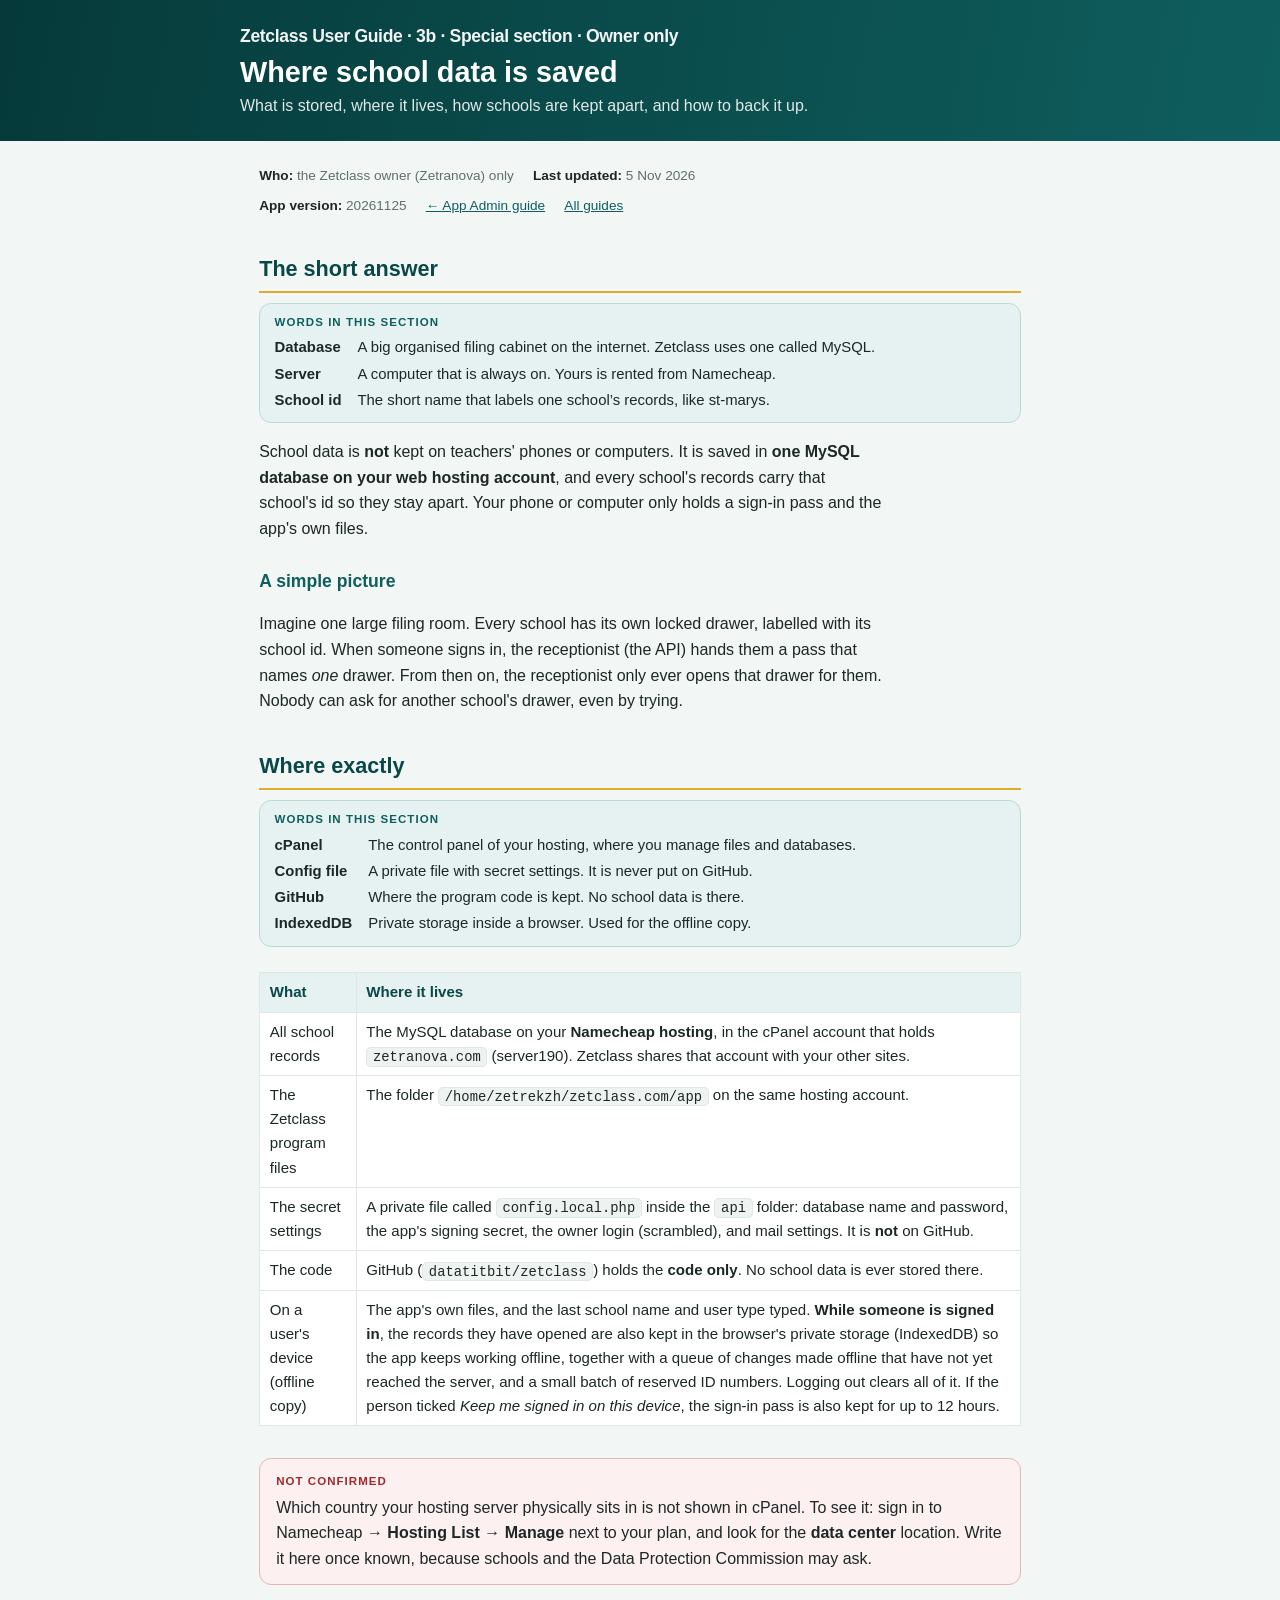
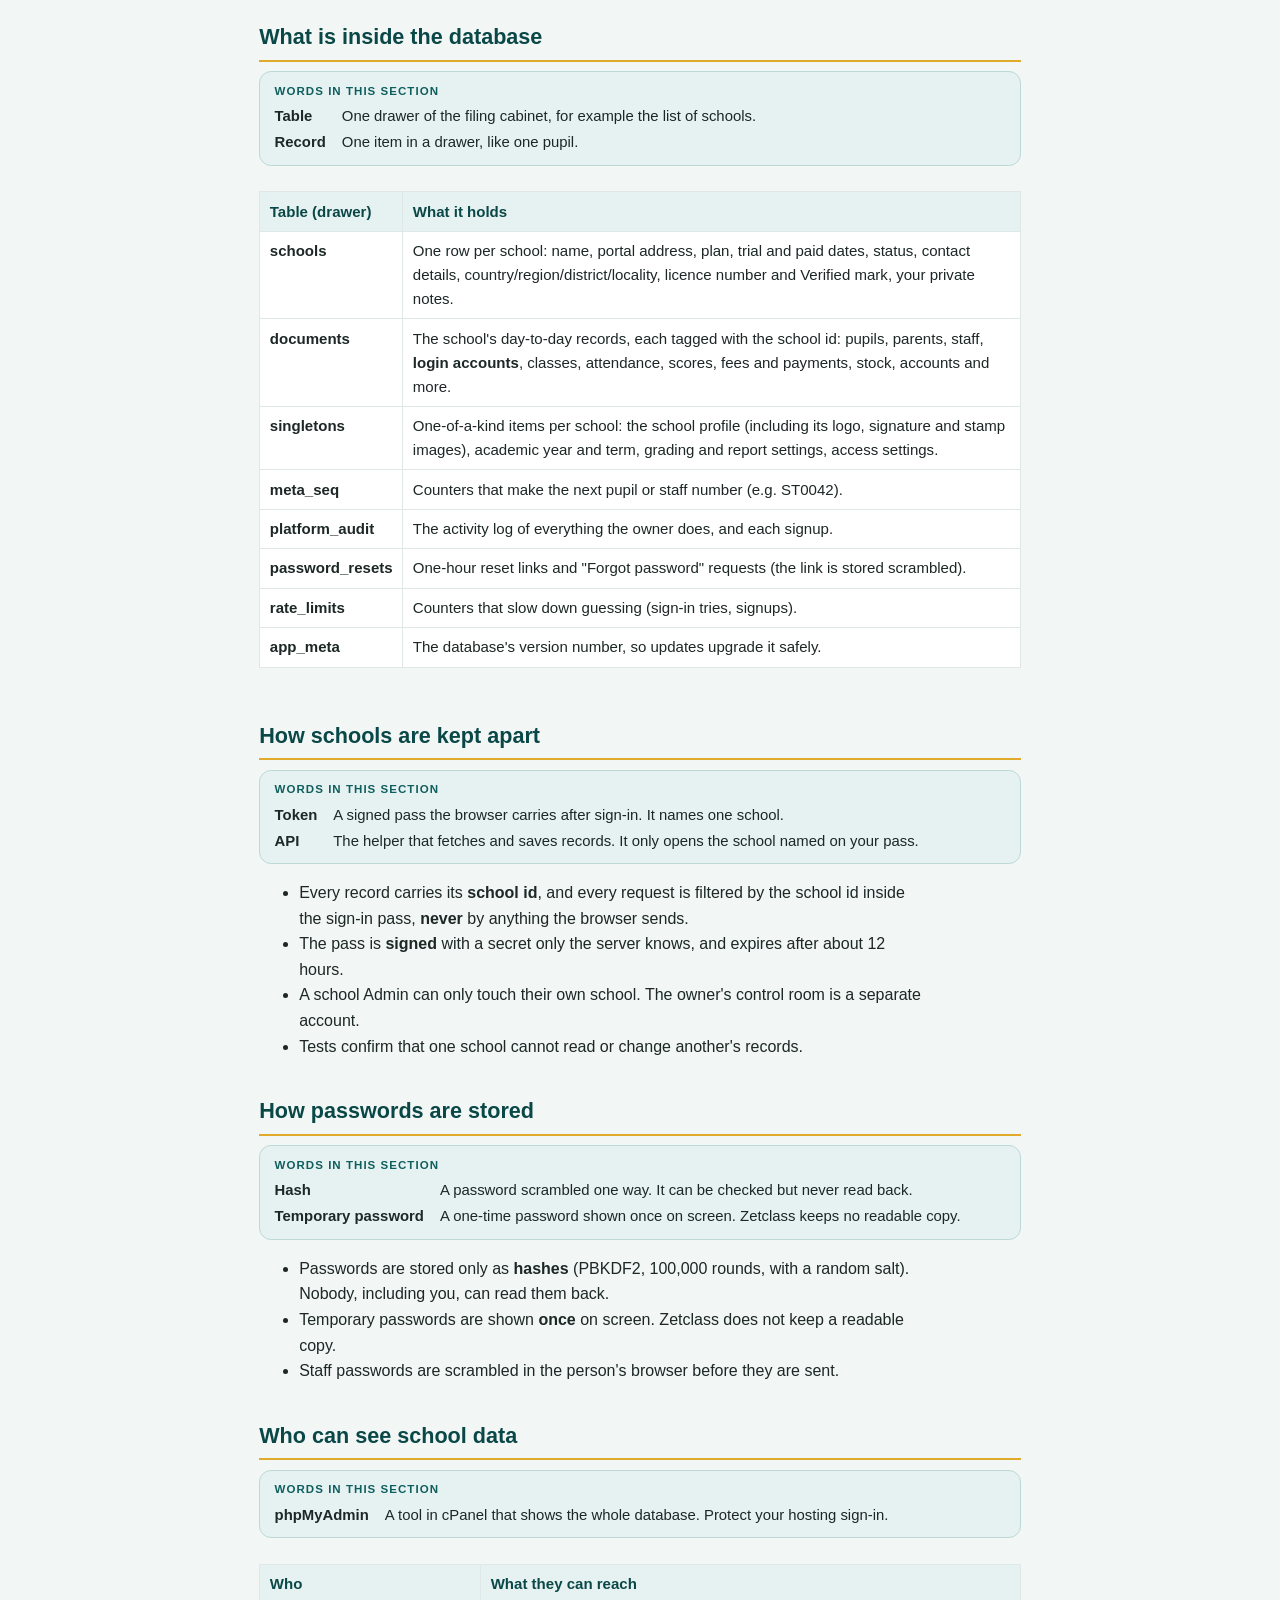
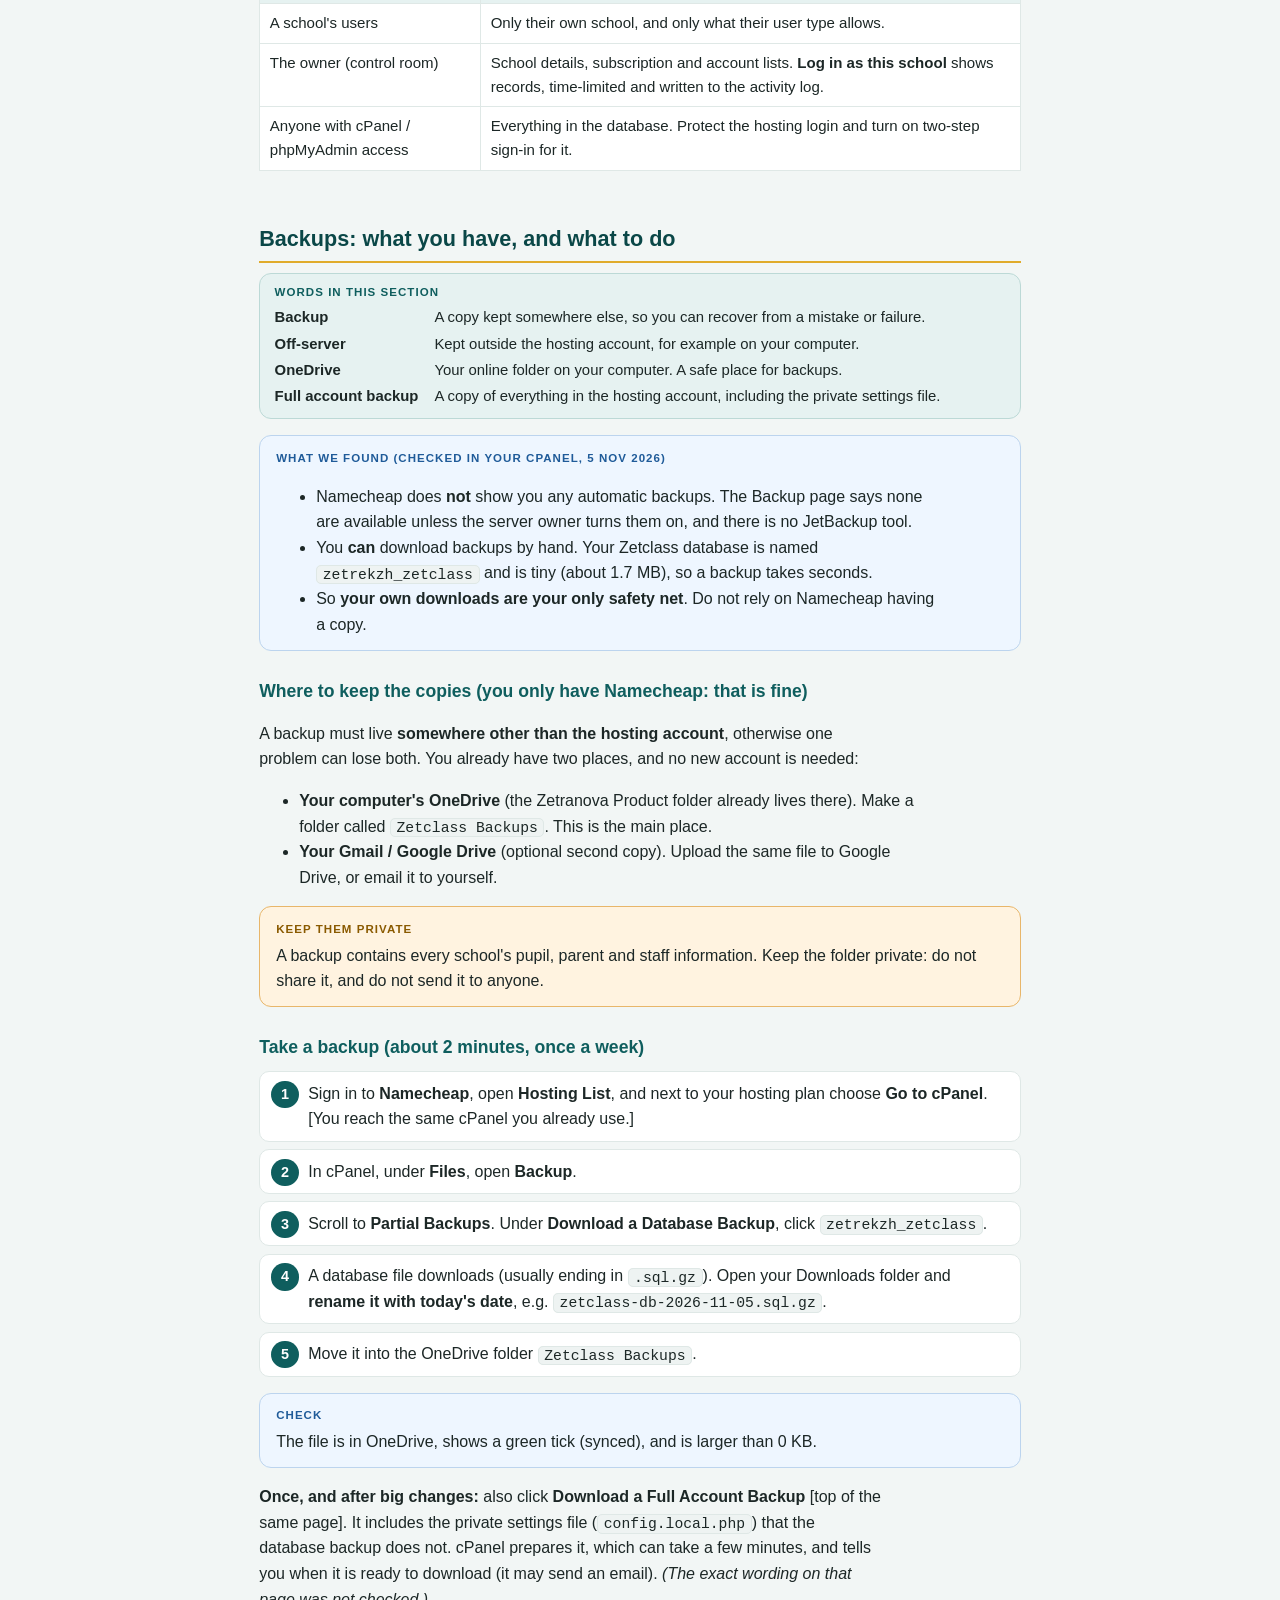
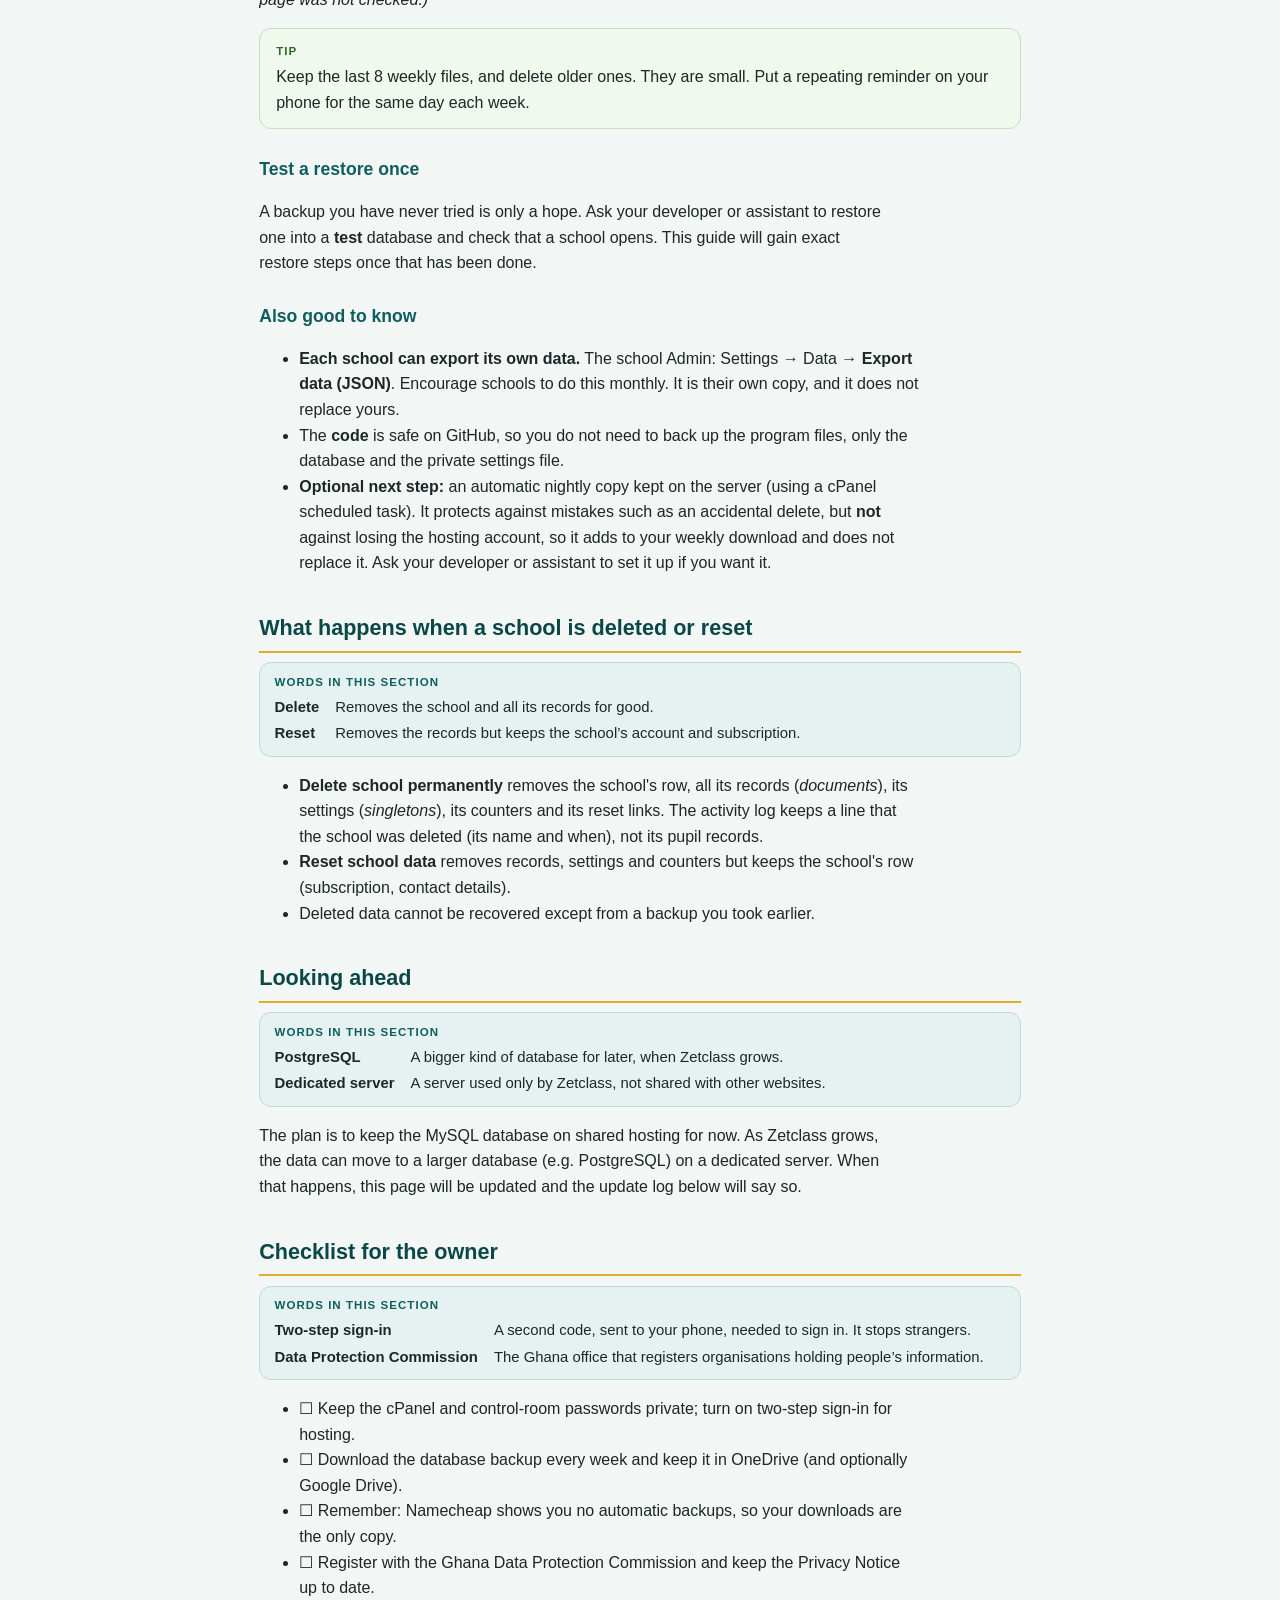
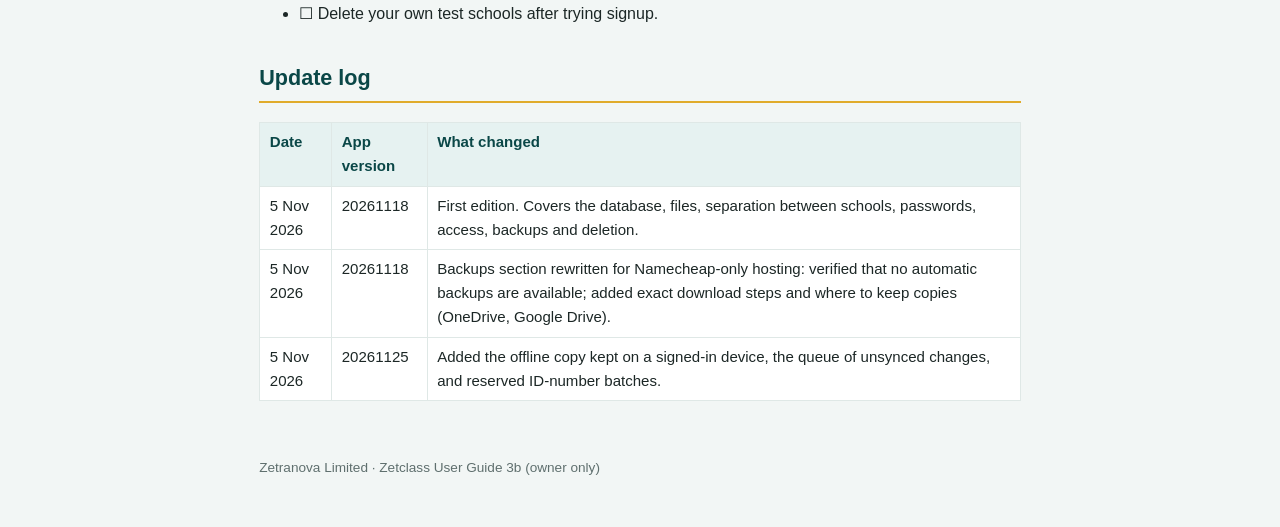
<file: User Guide/03 App Admin (Owner)/03b SPECIAL - Where School Data Is Saved.html>
<!doctype html>
<html lang="en"><head><meta charset="utf-8"><meta name="viewport" content="width=device-width,initial-scale=1">
<title>Special section — Where School Data Is Saved</title><link rel="stylesheet" href="../guide.css"></head>
<body>
<div class="top"><div class="in"><div class="brand">Zetclass User Guide · 3b · Special section · Owner only</div><h1>Where school data is saved</h1><p>What is stored, where it lives, how schools are kept apart, and how to back it up.</p></div></div>
<div class="page">
<p class="meta"><span><b>Who:</b> the Zetclass owner (Zetranova) only</span><span><b>Last updated:</b> 5 Nov 2026</span><span><b>App version:</b> 20261125</span><span><a href="03 App Admin - Owner Control Room.html">← App Admin guide</a></span><span><a href="../00 Start Here.html">All guides</a></span></p>

<h2>The short answer</h2>
<div class="box glossary sec"><span class="label">Words in this section</span><dl><dt>Database</dt><dd>A big organised filing cabinet on the internet. Zetclass uses one called MySQL.</dd><dt>Server</dt><dd>A computer that is always on. Yours is rented from Namecheap.</dd><dt>School id</dt><dd>The short name that labels one school’s records, like st-marys.</dd></dl></div>
<p>School data is <b>not</b> kept on teachers' phones or computers. It is saved in <b>one MySQL database on your web hosting account</b>, and every school's records carry that school's id so they stay apart. Your phone or computer only holds a sign-in pass and the app's own files.</p>

<h3>A simple picture</h3>
<p>Imagine one large filing room. Every school has its own locked drawer, labelled with its school id. When someone signs in, the receptionist (the API) hands them a pass that names <i>one</i> drawer. From then on, the receptionist only ever opens that drawer for them. Nobody can ask for another school's drawer, even by trying.</p>

<h2>Where exactly</h2>
<div class="box glossary sec"><span class="label">Words in this section</span><dl><dt>cPanel</dt><dd>The control panel of your hosting, where you manage files and databases.</dd><dt>Config file</dt><dd>A private file with secret settings. It is never put on GitHub.</dd><dt>GitHub</dt><dd>Where the program code is kept. No school data is there.</dd><dt>IndexedDB</dt><dd>Private storage inside a browser. Used for the offline copy.</dd></dl></div>
<div class="wrap"><table>
<tr><th>What</th><th>Where it lives</th></tr>
<tr><td>All school records</td><td>The MySQL database on your <b>Namecheap hosting</b>, in the cPanel account that holds <code>zetranova.com</code> (server190). Zetclass shares that account with your other sites.</td></tr>
<tr><td>The Zetclass program files</td><td>The folder <code>/home/zetrekzh/zetclass.com/app</code> on the same hosting account.</td></tr>
<tr><td>The secret settings</td><td>A private file called <code>config.local.php</code> inside the <code>api</code> folder: database name and password, the app's signing secret, the owner login (scrambled), and mail settings. It is <b>not</b> on GitHub.</td></tr>
<tr><td>The code</td><td>GitHub (<code>datatitbit/zetclass</code>) holds the <b>code only</b>. No school data is ever stored there.</td></tr>
<tr><td>On a user's device (offline copy)</td><td>The app's own files, and the last school name and user type typed. <b>While someone is signed in</b>, the records they have opened are also kept in the browser's private storage (IndexedDB) so the app keeps working offline, together with a queue of changes made offline that have not yet reached the server, and a small batch of reserved ID numbers. Logging out clears all of it. If the person ticked <i>Keep me signed in on this device</i>, the sign-in pass is also kept for up to 12 hours.</td></tr>
</table></div>
<div class="box unsure"><span class="label">Not confirmed</span>Which country your hosting server physically sits in is not shown in cPanel. To see it: sign in to Namecheap → <b>Hosting List</b> → <b>Manage</b> next to your plan, and look for the <b>data center</b> location. Write it here once known, because schools and the Data Protection Commission may ask.</div>

<h2>What is inside the database</h2>
<div class="box glossary sec"><span class="label">Words in this section</span><dl><dt>Table</dt><dd>One drawer of the filing cabinet, for example the list of schools.</dd><dt>Record</dt><dd>One item in a drawer, like one pupil.</dd></dl></div>
<div class="wrap"><table>
<tr><th>Table (drawer)</th><th>What it holds</th></tr>
<tr><td><b>schools</b></td><td>One row per school: name, portal address, plan, trial and paid dates, status, contact details, country/region/district/locality, licence number and Verified mark, your private notes.</td></tr>
<tr><td><b>documents</b></td><td>The school's day-to-day records, each tagged with the school id: pupils, parents, staff, <b>login accounts</b>, classes, attendance, scores, fees and payments, stock, accounts and more.</td></tr>
<tr><td><b>singletons</b></td><td>One-of-a-kind items per school: the school profile (including its logo, signature and stamp images), academic year and term, grading and report settings, access settings.</td></tr>
<tr><td><b>meta_seq</b></td><td>Counters that make the next pupil or staff number (e.g. ST0042).</td></tr>
<tr><td><b>platform_audit</b></td><td>The activity log of everything the owner does, and each signup.</td></tr>
<tr><td><b>password_resets</b></td><td>One-hour reset links and "Forgot password" requests (the link is stored scrambled).</td></tr>
<tr><td><b>rate_limits</b></td><td>Counters that slow down guessing (sign-in tries, signups).</td></tr>
<tr><td><b>app_meta</b></td><td>The database's version number, so updates upgrade it safely.</td></tr>
</table></div>

<h2>How schools are kept apart</h2>
<div class="box glossary sec"><span class="label">Words in this section</span><dl><dt>Token</dt><dd>A signed pass the browser carries after sign-in. It names one school.</dd><dt>API</dt><dd>The helper that fetches and saves records. It only opens the school named on your pass.</dd></dl></div>
<ul>
<li>Every record carries its <b>school id</b>, and every request is filtered by the school id inside the sign-in pass, <b>never</b> by anything the browser sends.</li>
<li>The pass is <b>signed</b> with a secret only the server knows, and expires after about 12 hours.</li>
<li>A school Admin can only touch their own school. The owner's control room is a separate account.</li>
<li>Tests confirm that one school cannot read or change another's records.</li>
</ul>

<h2>How passwords are stored</h2>
<div class="box glossary sec"><span class="label">Words in this section</span><dl><dt>Hash</dt><dd>A password scrambled one way. It can be checked but never read back.</dd><dt>Temporary password</dt><dd>A one-time password shown once on screen. Zetclass keeps no readable copy.</dd></dl></div>
<ul>
<li>Passwords are stored only as <b>hashes</b> (PBKDF2, 100,000 rounds, with a random salt). Nobody, including you, can read them back.</li>
<li>Temporary passwords are shown <b>once</b> on screen. Zetclass does not keep a readable copy.</li>
<li>Staff passwords are scrambled in the person's browser before they are sent.</li>
</ul>

<h2>Who can see school data</h2>
<div class="box glossary sec"><span class="label">Words in this section</span><dl><dt>phpMyAdmin</dt><dd>A tool in cPanel that shows the whole database. Protect your hosting sign-in.</dd></dl></div>
<div class="wrap"><table>
<tr><th>Who</th><th>What they can reach</th></tr>
<tr><td>A school's users</td><td>Only their own school, and only what their user type allows.</td></tr>
<tr><td>The owner (control room)</td><td>School details, subscription and account lists. <b>Log in as this school</b> shows records, time-limited and written to the activity log.</td></tr>
<tr><td>Anyone with cPanel / phpMyAdmin access</td><td>Everything in the database. Protect the hosting login and turn on two-step sign-in for it.</td></tr>
</table></div>

<h2>Backups: what you have, and what to do</h2>
<div class="box glossary sec"><span class="label">Words in this section</span><dl><dt>Backup</dt><dd>A copy kept somewhere else, so you can recover from a mistake or failure.</dd><dt>Off-server</dt><dd>Kept outside the hosting account, for example on your computer.</dd><dt>OneDrive</dt><dd>Your online folder on your computer. A safe place for backups.</dd><dt>Full account backup</dt><dd>A copy of everything in the hosting account, including the private settings file.</dd></dl></div>
<div class="box check"><span class="label">What we found (checked in your cPanel, 5 Nov 2026)</span>
<ul>
<li>Namecheap does <b>not</b> show you any automatic backups. The Backup page says none are available unless the server owner turns them on, and there is no JetBackup tool.</li>
<li>You <b>can</b> download backups by hand. Your Zetclass database is named <code>zetrekzh_zetclass</code> and is tiny (about 1.7 MB), so a backup takes seconds.</li>
<li>So <b>your own downloads are your only safety net</b>. Do not rely on Namecheap having a copy.</li>
</ul></div>

<h3>Where to keep the copies (you only have Namecheap: that is fine)</h3>
<p>A backup must live <b>somewhere other than the hosting account</b>, otherwise one problem can lose both. You already have two places, and no new account is needed:</p>
<ul>
<li><b>Your computer's OneDrive</b> (the Zetranova Product folder already lives there). Make a folder called <code>Zetclass Backups</code>. This is the main place.</li>
<li><b>Your Gmail / Google Drive</b> (optional second copy). Upload the same file to Google Drive, or email it to yourself.</li>
</ul>
<div class="box warn"><span class="label">Keep them private</span>A backup contains every school's pupil, parent and staff information. Keep the folder private: do not share it, and do not send it to anyone.</div>

<h3>Take a backup (about 2 minutes, once a week)</h3>
<ol class="steps">
<li>Sign in to <b>Namecheap</b>, open <b>Hosting List</b>, and next to your hosting plan choose <b>Go to cPanel</b>. [You reach the same cPanel you already use.]</li>
<li>In cPanel, under <b>Files</b>, open <b>Backup</b>.</li>
<li>Scroll to <b>Partial Backups</b>. Under <b>Download a Database Backup</b>, click <code>zetrekzh_zetclass</code>.</li>
<li>A database file downloads (usually ending in <code>.sql.gz</code>). Open your Downloads folder and <b>rename it with today's date</b>, e.g. <code>zetclass-db-2026-11-05.sql.gz</code>.</li>
<li>Move it into the OneDrive folder <code>Zetclass Backups</code>.</li>
</ol>
<div class="box check"><span class="label">Check</span>The file is in OneDrive, shows a green tick (synced), and is larger than 0 KB.</div>
<p><b>Once, and after big changes:</b> also click <b>Download a Full Account Backup</b> [top of the same page]. It includes the private settings file (<code>config.local.php</code>) that the database backup does not. cPanel prepares it, which can take a few minutes, and tells you when it is ready to download (it may send an email). <i>(The exact wording on that page was not checked.)</i></p>
<div class="box tip"><span class="label">Tip</span>Keep the last 8 weekly files, and delete older ones. They are small. Put a repeating reminder on your phone for the same day each week.</div>

<h3>Test a restore once</h3>
<p>A backup you have never tried is only a hope. Ask your developer or assistant to restore one into a <b>test</b> database and check that a school opens. This guide will gain exact restore steps once that has been done.</p>

<h3>Also good to know</h3>
<ul>
<li><b>Each school can export its own data.</b> The school Admin: Settings → Data → <b>Export data (JSON)</b>. Encourage schools to do this monthly. It is their own copy, and it does not replace yours.</li>
<li>The <b>code</b> is safe on GitHub, so you do not need to back up the program files, only the database and the private settings file.</li>
<li><b>Optional next step:</b> an automatic nightly copy kept on the server (using a cPanel scheduled task). It protects against mistakes such as an accidental delete, but <b>not</b> against losing the hosting account, so it adds to your weekly download and does not replace it. Ask your developer or assistant to set it up if you want it.</li>
</ul>

<h2>What happens when a school is deleted or reset</h2>
<div class="box glossary sec"><span class="label">Words in this section</span><dl><dt>Delete</dt><dd>Removes the school and all its records for good.</dd><dt>Reset</dt><dd>Removes the records but keeps the school’s account and subscription.</dd></dl></div>
<ul>
<li><b>Delete school permanently</b> removes the school's row, all its records (<i>documents</i>), its settings (<i>singletons</i>), its counters and its reset links. The activity log keeps a line that the school was deleted (its name and when), not its pupil records.</li>
<li><b>Reset school data</b> removes records, settings and counters but keeps the school's row (subscription, contact details).</li>
<li>Deleted data cannot be recovered except from a backup you took earlier.</li>
</ul>

<h2>Looking ahead</h2>
<div class="box glossary sec"><span class="label">Words in this section</span><dl><dt>PostgreSQL</dt><dd>A bigger kind of database for later, when Zetclass grows.</dd><dt>Dedicated server</dt><dd>A server used only by Zetclass, not shared with other websites.</dd></dl></div>
<p>The plan is to keep the MySQL database on shared hosting for now. As Zetclass grows, the data can move to a larger database (e.g. PostgreSQL) on a dedicated server. When that happens, this page will be updated and the update log below will say so.</p>

<h2>Checklist for the owner</h2>
<div class="box glossary sec"><span class="label">Words in this section</span><dl><dt>Two-step sign-in</dt><dd>A second code, sent to your phone, needed to sign in. It stops strangers.</dd><dt>Data Protection Commission</dt><dd>The Ghana office that registers organisations holding people’s information.</dd></dl></div>
<ul>
<li>☐ Keep the cPanel and control-room passwords private; turn on two-step sign-in for hosting.</li>
<li>☐ Download the database backup every week and keep it in OneDrive (and optionally Google Drive).</li>
<li>☐ Remember: Namecheap shows you no automatic backups, so your downloads are the only copy.</li>
<li>☐ Register with the Ghana Data Protection Commission and keep the Privacy Notice up to date.</li>
<li>☐ Delete your own test schools after trying signup.</li>
</ul>

<h2>Update log</h2>
<div class="wrap"><table>
<tr><th>Date</th><th>App version</th><th>What changed</th></tr>
<tr><td>5 Nov 2026</td><td>20261118</td><td>First edition. Covers the database, files, separation between schools, passwords, access, backups and deletion.</td></tr>
<tr><td>5 Nov 2026</td><td>20261118</td><td>Backups section rewritten for Namecheap-only hosting: verified that no automatic backups are available; added exact download steps and where to keep copies (OneDrive, Google Drive).</td></tr>
<tr><td>5 Nov 2026</td><td>20261125</td><td>Added the offline copy kept on a signed-in device, the queue of unsynced changes, and reserved ID-number batches.</td></tr>
</table></div>
<footer>Zetranova Limited · Zetclass User Guide 3b (owner only)</footer>
</div></body></html>
</file>
<file: User Guide/guide.css>
/* Shared look for every Zetclass User Guide page. Open any .html file by double-clicking it. */
:root { --teal: #0f5e5e; --teal-dark: #0a4747; --teal-light: #e6f2f1; --gold: #e0ab2b; --gold-soft: #f6ead0; --ink: #1c2726; --muted: #5f6f6e; --line: #dfe8e6; --warn: #fff3e0; --warn-line: #e8b66a; }
* { box-sizing: border-box; }
body { margin: 0; background: #f2f6f5; color: var(--ink); font: 16px/1.6 -apple-system, BlinkMacSystemFont, "Segoe UI", Roboto, Helvetica, Arial, sans-serif; }
.page { max-width: 800px; margin: 0 auto; padding: 1.5rem 1.2rem 3rem; }
.top { background: linear-gradient(100deg, #063a3a, var(--teal)); color: #fff; padding: 1.4rem 1.2rem; }
.top .in { max-width: 800px; margin: 0 auto; }
.top .brand { font-weight: 800; letter-spacing: -.02em; font-size: 1.1rem; opacity: .95; }
.top h1 { margin: .3rem 0 .2rem; font-size: 1.8rem; line-height: 1.2; color: #fff; }
.top p { margin: 0; opacity: .88; }
.meta { display: flex; flex-wrap: wrap; gap: .5rem 1.2rem; font-size: .85rem; color: var(--muted); margin: 0 0 1.2rem; }
.meta b { color: var(--ink); }
h2 { color: var(--teal-dark); font-size: 1.35rem; margin: 2.2rem 0 .6rem; padding-bottom: .3rem; border-bottom: 2px solid var(--gold); }
h3 { color: var(--teal); font-size: 1.1rem; margin: 1.6rem 0 .4rem; }
p, li { max-width: 70ch; }
a { color: var(--teal); }
code, .kbd { background: #eef3f2; border: 1px solid var(--line); border-radius: 5px; padding: .05rem .35rem; font: .92em ui-monospace, Consolas, monospace; }
.btn { display: inline-block; background: var(--teal); color: #fff; border-radius: 6px; padding: .05rem .5rem; font-weight: 600; font-size: .92em; white-space: nowrap; }
.btn.gold { background: var(--gold); color: #3d2c00; }
.btn.ghost { background: #fff; color: var(--teal); border: 1px solid #b9cbc8; }
ol.steps { list-style: none; counter-reset: s; padding: 0; margin: .6rem 0 1rem; }
ol.steps > li { counter-increment: s; position: relative; padding: .55rem .8rem .55rem 3rem; margin: .45rem 0; background: #fff; border: 1px solid var(--line); border-radius: 10px; }
ol.steps > li::before { content: counter(s); position: absolute; left: .7rem; top: .55rem; width: 1.7rem; height: 1.7rem; border-radius: 50%; background: var(--teal); color: #fff; font-weight: 700; display: grid; place-items: center; font-size: .9rem; }
ol.steps ul { margin: .3rem 0 0; padding-left: 1.2rem; }
.box { border-radius: 12px; padding: .8rem 1rem; margin: 1rem 0; border: 1px solid var(--line); background: #fff; }
.box > :first-child { margin-top: 0; } .box > :last-child { margin-bottom: 0; }
.box .label { display: block; font-size: .72rem; letter-spacing: .09em; text-transform: uppercase; font-weight: 800; margin-bottom: .25rem; }
.glossary { background: var(--teal-light); border-color: #bcd9d6; } .glossary .label { color: var(--teal); }
.glossary dl { margin: .3rem 0 0; display: grid; grid-template-columns: max-content 1fr; gap: .25rem 1rem; }
.glossary dt { font-weight: 700; } .glossary dd { margin: 0; }
.tip { background: #f1f8ee; border-color: #c6dfbd; } .tip .label { color: #2d6a1f; }
.warn { background: var(--warn); border-color: var(--warn-line); } .warn .label { color: #8a5a00; }
.check { background: #eef6ff; border-color: #bcd4ee; } .check .label { color: #1f5b99; }
.unsure { background: #fdf0f0; border-color: #e5b5b5; } .unsure .label { color: #a12a2a; }
table { border-collapse: collapse; width: 100%; margin: .6rem 0 1rem; background: #fff; font-size: .94rem; }
th, td { border: 1px solid var(--line); padding: .45rem .6rem; text-align: left; vertical-align: top; }
th { background: var(--teal-light); color: var(--teal-dark); }
.wrap { overflow-x: auto; }
.toc { background: #fff; border: 1px solid var(--line); border-radius: 12px; padding: .6rem 1rem; }
.toc ul { margin: .2rem 0; padding-left: 1.2rem; }
.card-link { display: block; text-decoration: none; background: #fff; border: 1px solid var(--line); border-radius: 12px; padding: .8rem 1rem; margin: .6rem 0; color: var(--ink); }
.card-link:hover { border-color: var(--teal); background: var(--teal-light); }
.card-link b { color: var(--teal-dark); display: block; font-size: 1.05rem; }
.card-link span { color: var(--muted); font-size: .92rem; }
.special { border-left: 5px solid var(--gold); }
footer { margin-top: 2.5rem; font-size: .85rem; color: var(--muted); }
@page { size: A4; margin: 15mm 13mm 17mm; @bottom-center { content: "Zetclass User Guide  ·  Page " counter(page); font: 9pt "Segoe UI", Arial, sans-serif; color: #5f6f6e; } }
@media print {
  * { -webkit-print-color-adjust: exact; print-color-adjust: exact; }
  body { background: #fff; font-size: 11pt; line-height: 1.5; }
  .top { border-radius: 10px; padding: 1.1rem 1.2rem; margin-bottom: .4rem; }
  .page { max-width: none; padding: .4rem 0 0; }
  a { color: inherit; text-decoration: none; }
  h2 { break-after: avoid; page-break-after: avoid; margin-top: 1.5rem; }
  h3 { break-after: avoid; page-break-after: avoid; }
  .box, ol.steps > li, tr, .toc, .card-link { break-inside: avoid; page-break-inside: avoid; }
  .box.glossary { break-after: avoid; page-break-after: avoid; }
  .wrap { overflow: visible; }
  .meta a { display: none; }
  .card-link { border: 1px solid #b9cbc8; }
}
@media (max-width: 560px) { .glossary dl { grid-template-columns: 1fr; } .glossary dd { margin-bottom: .3rem; } }

.box.glossary.sec { padding: .6rem .9rem; margin: .5rem 0 1rem; }
.box.glossary.sec .label { margin-bottom: .15rem; }
.box.glossary.sec dl { gap: .15rem 1rem; font-size: .93rem; }
ol.steps > li, ol.steps ul { max-width: none; }
</file>
